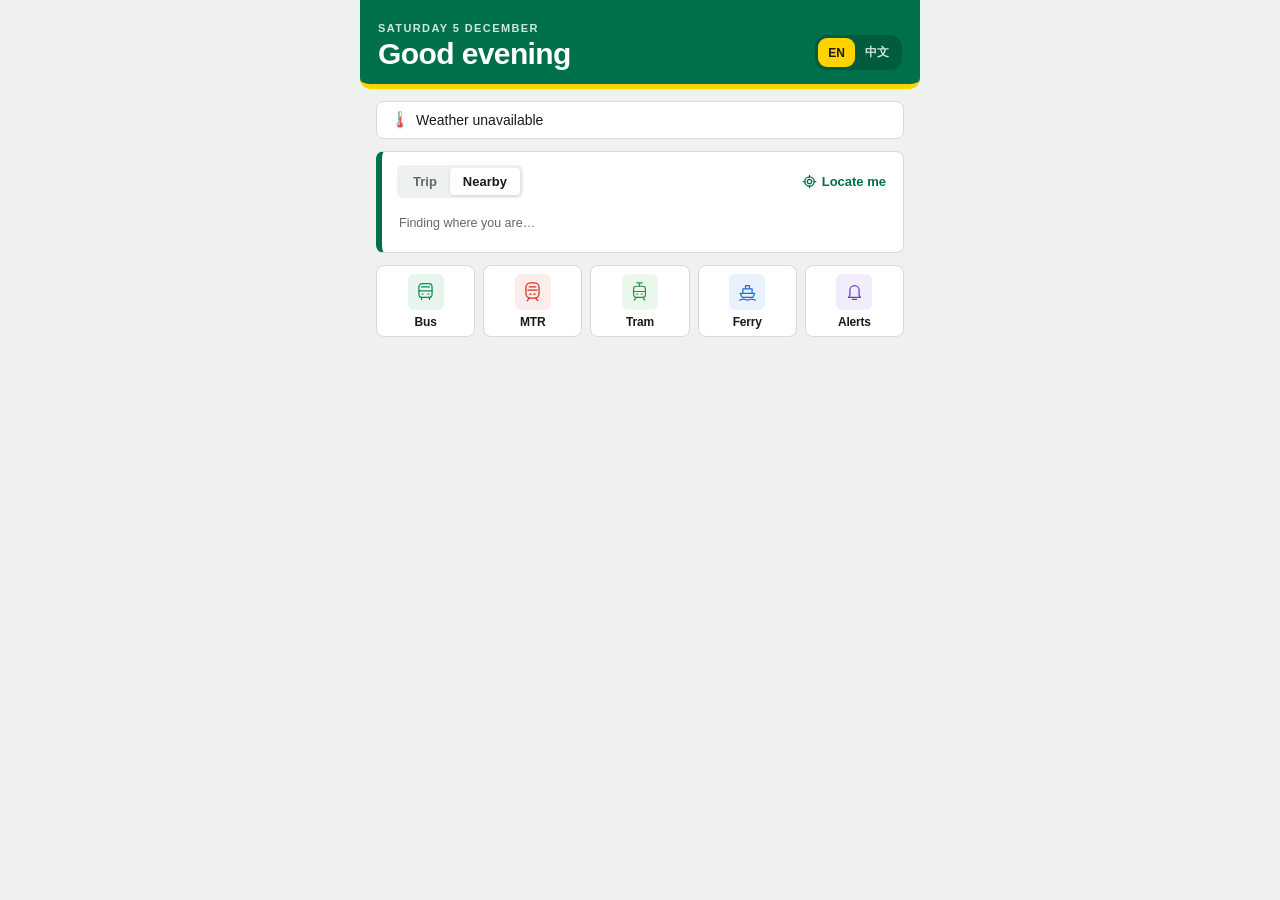
<file: index.html>
<!doctype html>
<html lang="en">
<head>
<meta charset="utf-8"><meta name="viewport" content="width=device-width, initial-scale=1, viewport-fit=cover">
<script src="shared/move.js?v=1.0.2"></script>
<meta name="theme-color" content="#f3f5f9" media="(prefers-color-scheme: light)"><meta name="theme-color" content="#0b1120" media="(prefers-color-scheme: dark)"><meta name="apple-mobile-web-app-capable" content="yes"><meta name="apple-mobile-web-app-title" content="HK Dashboard">
<link rel="apple-touch-icon" href="icons/apple-touch-icon.png"><link rel="icon" type="image/png" href="icons/icon-192.png">
<link rel="manifest" href="manifest.webmanifest?v=2.0.0">
<link rel="stylesheet" href="home.css?v=3.3.1">
<title>Smart Dashboard</title>
<script>
// GitHub Pages lets Safari keep this page for up to 10 minutes, so after a
// release it could show the old version. Fetch the page fresh on open and when
// returning to the app; if its ?v= cache-busters differ, reload the new one.
(()=>{const marks=doc=>[...doc.querySelectorAll('link[href*="?v="],script[src*="?v="]')].map(e=>e.getAttribute('href')||e.getAttribute('src')).join();
 async function check(){try{const r=await fetch(location.pathname,{cache:'no-store'});if(!r.ok)return;const fresh=new DOMParser().parseFromString(await r.text(),'text/html'),theirs=marks(fresh);
  if(!theirs||theirs===marks(document))return;const key='reloaded:'+location.pathname+theirs;if(sessionStorage.getItem(key))return;sessionStorage.setItem(key,'1');
  location.replace(location.pathname+'?v='+encodeURIComponent(theirs.match(/\?v=([\w.-]+)/)[1]));}catch{}}
 addEventListener('DOMContentLoaded',check);if('serviceWorker'in navigator)addEventListener('load',()=>navigator.serviceWorker.register('./sw.js').catch(()=>{}));document.addEventListener('visibilitychange',()=>{if(document.visibilityState==='visible')check();});})();
</script>
</head>
<body>
<main class="shell">
 <header class="top">
  <div><div class="eyebrow" id="today"></div><h1 id="title">Smart Dashboard</h1></div>
  <div class="lang" role="group" aria-label="Language"><button data-lang="en" type="button">EN</button><button data-lang="tc" type="button">中文</button></div>
 </header>
 <div id="weather" class="weather"></div>
 <section class="card trip">
  <div class="tabs-row"><div class="seg" role="tablist"><button type="button" role="tab" data-tab="trip" id="tabTrip">Trip</button><button type="button" role="tab" data-tab="near" id="nearbyTitle">Nearby</button></div><div id="tripPills"></div><button class="locate hidden" id="locateBtn" type="button"><svg viewBox="0 0 24 24" aria-hidden="true"><circle cx="12" cy="12" r="3.5"/><path d="M12 2v3m0 14v3M2 12h3m14 0h3"/><circle cx="12" cy="12" r="7.5"/></svg><span id="locateLabel">Locate me</span></button></div>
  <div id="trip"></div>
  <div id="nearby" class="near hidden"></div>
 </section>
 <div class="glance" id="glance"></div>
 <div id="traffic" class="traffic"></div>
 <nav class="tiles">
  <a class="tile bus" href="bus-eta/"><span class="icon"><svg viewBox="0 0 32 32"><rect x="6" y="4" width="20" height="21" rx="5"/><path d="M6 15h20M10 25v3m12-3v3M11 20h1m8 0h1M10 9h12"/></svg></span><span class="name" id="busName">Bus</span></a>
  <a class="tile mtr" href="mtr-eta/"><span class="icon"><svg viewBox="0 0 32 32"><rect x="6" y="3" width="20" height="23" rx="7"/><path d="M9 14h14M11 9h10M11 26l-3 4m13-4 3 4M12 20h2m4 0h2"/></svg></span><span class="name" id="mtrName">MTR</span></a>
  <a class="tile tram" href="tram-eta/"><span class="icon"><svg viewBox="0 0 32 32"><rect x="7" y="8" width="18" height="17" rx="4"/><path d="M7 16h18M12 3h8M16 3v5M11 25l-3 4m13-4 3 4M12 20h1m6 0h1"/></svg></span><span class="name" id="tramName">Tram</span></a>
  <a class="tile ferry" href="ferry-eta/"><span class="icon"><svg viewBox="0 0 32 32"><path d="M5 19l3 6h16l3-6zM9 19v-7h14v7M13 12V7h6v5M4 29c3 0 3-1.5 6-1.5s3 1.5 6 1.5 3-1.5 6-1.5 3 1.5 6 1.5"/></svg></span><span class="name" id="ferryName">Ferry</span></a>
  <a class="tile alerts" href="alerts/"><span class="icon"><svg viewBox="0 0 32 32"><path d="M9 22V14a7 7 0 0 1 14 0v8l2 3H7zM13 28h6"/></svg></span><span class="name" id="alertsName">Alerts</span></a>
 </nav>
 <p class="foot" id="foot">Add this page to your Home Screen to open every dashboard from one icon.</p>
</main>
<script src="shared/weather.js?v=1.2.6" defer></script>
<script src="shared/mtr-plan.js?v=1.0.0" defer></script>
<script src="shared/swipe-remove.js?v=1.0.0" defer></script>
<script src="home.js?v=3.3.1" defer></script>
</body>
</html>
</file>
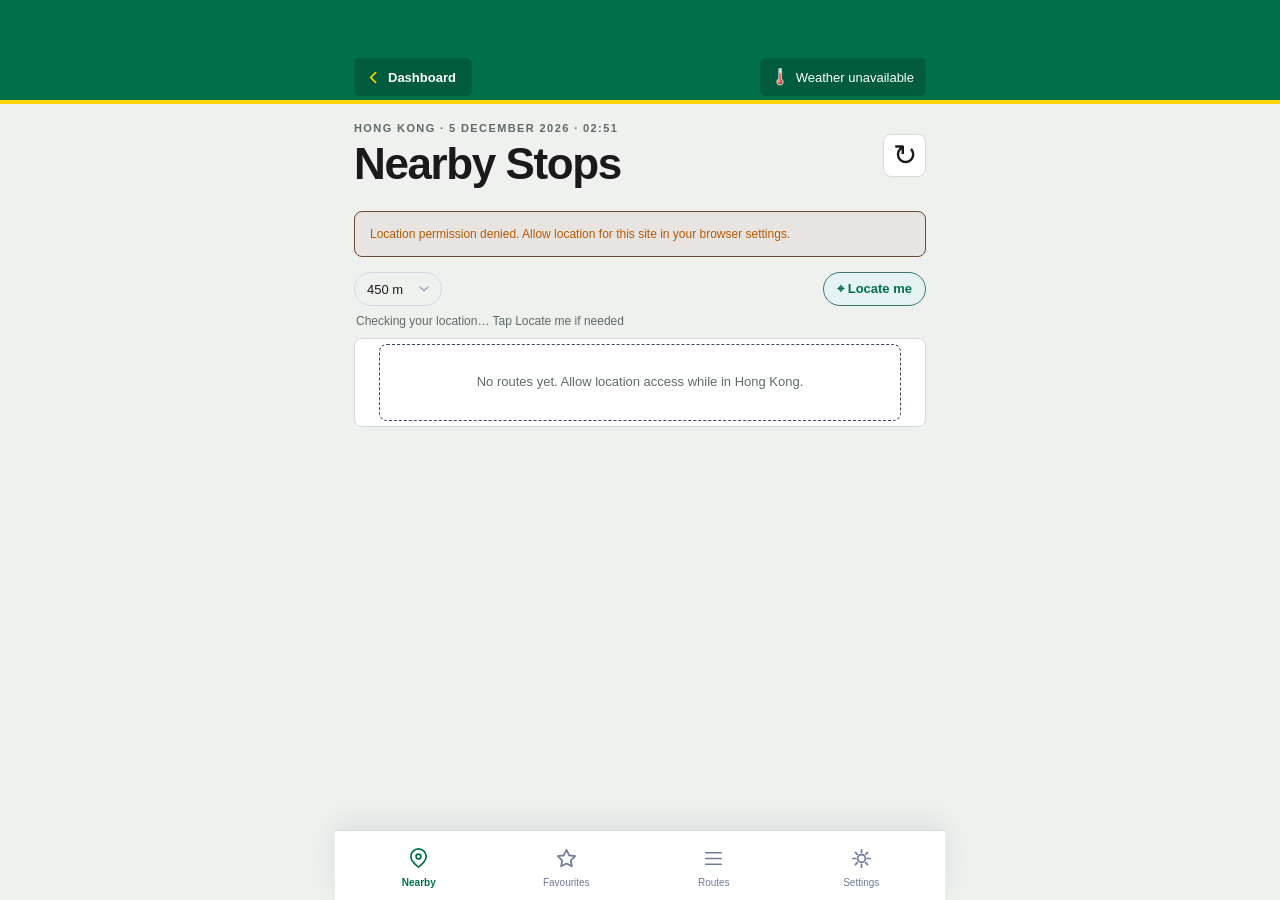
<file: bus-eta/index.html>
<!doctype html>
<html lang="en">
<head>
<meta charset="utf-8"><meta name="viewport" content="width=device-width, initial-scale=1, viewport-fit=cover" />
<script src="../shared/move.js?v=1.0.2"></script>
<meta name="theme-color" content="#f3f5f9" media="(prefers-color-scheme: light)"><meta name="theme-color" content="#0b1120" media="(prefers-color-scheme: dark)"><meta name="apple-mobile-web-app-capable" content="yes"><meta name="apple-mobile-web-app-title" content="HK Bus ETA"><link rel="apple-touch-icon" href="icons/apple-touch-icon.png"><link rel="icon" type="image/png" href="icons/icon-192.png">
<title>HK Bus ETA — Dashboard</title>
<link rel="manifest" href="manifest.webmanifest?v=3.7.10"><link rel="stylesheet" href="styles.css?v=3.9.0"><link rel="stylesheet" href="../shared/favourites.css?v=1.0.0"><link rel="stylesheet" href="../shared/signs.css?v=1.0.0">
<script>
// GitHub Pages lets Safari keep this page for up to 10 minutes, so after a
// release it could show the old version. Fetch the page fresh on open and when
// returning to the app; if its ?v= cache-busters differ, reload the new one.
(()=>{const marks=doc=>[...doc.querySelectorAll('link[href*="?v="],script[src*="?v="]')].map(e=>e.getAttribute('href')||e.getAttribute('src')).join();
 async function check(){try{const r=await fetch(location.pathname,{cache:'no-store'});if(!r.ok)return;const fresh=new DOMParser().parseFromString(await r.text(),'text/html'),theirs=marks(fresh);
  if(!theirs||theirs===marks(document))return;const key='reloaded:'+location.pathname+theirs;if(sessionStorage.getItem(key))return;sessionStorage.setItem(key,'1');
  location.replace(location.pathname+'?v='+encodeURIComponent(theirs.match(/\?v=([\w.-]+)/)[1])+location.hash);}catch{}}
 addEventListener('DOMContentLoaded',check);if('serviceWorker'in navigator)addEventListener('load',()=>navigator.serviceWorker.register('../sw.js').catch(()=>{}));document.addEventListener('visibilitychange',()=>{if(document.visibilityState==='visible')check();});})();
</script>
</head>
<body>
<div class="app-shell">
  <a class="home-link" href="../"><svg viewBox="0 0 24 24" aria-hidden="true"><path d="M15 5l-7 7 7 7"/></svg><span>Dashboard</span></a>
  <header class="topline"><div><div class="eyebrow" id="todayLabel">HONG KONG · TODAY</div><h1 id="pageTitle">Nearby Stops</h1><div class="sub-head" id="pageCaption">Services around your location</div></div><button class="round-button" id="refreshButton" aria-label="Refresh arrivals" title="Refresh">↻</button></header>
  <section id="notice" class="notice hidden" role="status"></section>
  <main id="mainContent"></main>
  <nav class="bottom-nav" aria-label="Dashboard navigation">
    <button data-view="nearby" class="nav-btn"><svg viewBox="0 0 24 24"><path d="M20 10c0 5-8 11-8 11S4 15 4 10a8 8 0 0 1 16 0Z"/><circle cx="12" cy="10" r="2.5"/></svg><span>Nearby</span></button>
    <button data-view="favourites" class="nav-btn"><svg viewBox="0 0 24 24"><path d="m12 3 2.8 5.65 6.25.91-4.52 4.4 1.07 6.22L12 17.24l-5.6 2.94 1.07-6.22-4.52-4.4 6.25-.91Z"/></svg><span>Favourites</span></button>
    <button data-view="browse" class="nav-btn"><svg viewBox="0 0 24 24"><path d="M4 6h16M4 12h16M4 18h16"/></svg><span>Routes</span></button>
    <button data-view="settings" class="nav-btn"><svg viewBox="0 0 24 24"><path d="M12 3v3m0 12v3M3 12h3m12 0h3M5.6 5.6l2.1 2.1m8.6 8.6 2.1 2.1M18.4 5.6l-2.1 2.1m-8.6 8.6-2.1 2.1"/><circle cx="12" cy="12" r="4"/></svg><span>Settings</span></button>
  </nav>
</div>
<div class="modal-scrim hidden" id="modalScrim" role="presentation"><div class="modal" role="dialog" aria-modal="true" aria-labelledby="modalTitle"><div class="modal-head"><h2 id="modalTitle">Route details</h2><button id="closeModal" class="round-button" aria-label="Close">×</button></div><div id="modalBody"></div></div></div>
<input type="file" accept="application/json,.json" id="catalogueFile" hidden /><input type="file" accept="application/json,.json" id="favouritesFile" hidden />
<script src="../shared/weather.js?v=1.2.6" defer></script>
<script src="../shared/swipe-remove.js?v=1.0.0" defer></script>
<script src="app.js?v=3.8.0" defer></script>
</body></html>
</file>
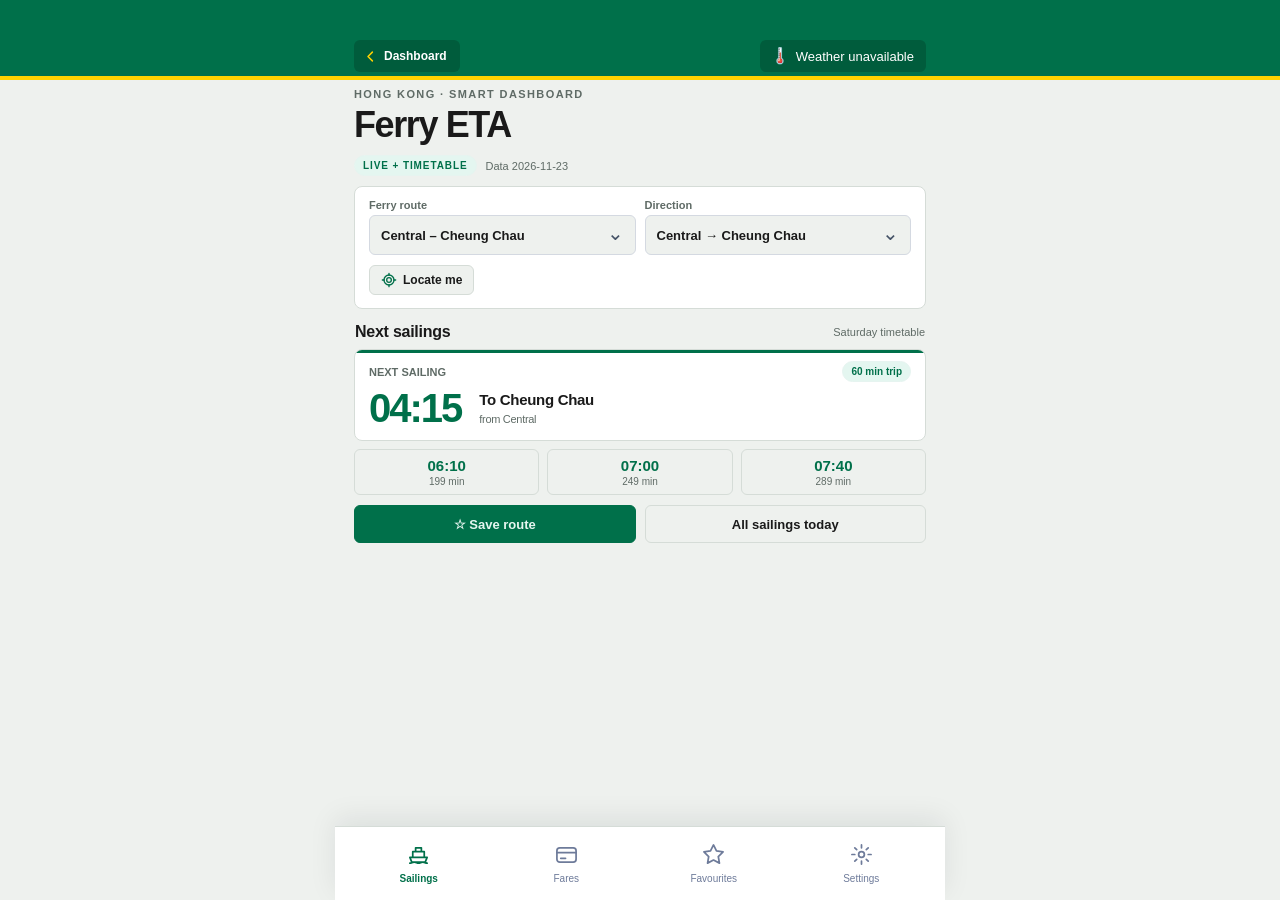
<file: ferry-eta/index.html>
<!doctype html>
<html lang="en">
<head>
<meta charset="utf-8">
<script src="../shared/move.js?v=1.0.2"></script>
<meta name="viewport" content="width=device-width, initial-scale=1, viewport-fit=cover">
<meta name="theme-color" content="#f3f5f9" media="(prefers-color-scheme: light)"><meta name="theme-color" content="#0b1120" media="(prefers-color-scheme: dark)">
<title>Ferry ETA · Hong Kong ferries</title>
<link rel="apple-touch-icon" href="../icons/apple-touch-icon.png"><link rel="icon" type="image/png" href="../icons/icon-192.png">
<link rel="stylesheet" href="../shared/transit.css?v=1.2.0"><link rel="stylesheet" href="../shared/favourites.css?v=1.0.0">
<link rel="stylesheet" href="../shared/signs.css?v=1.0.0">
<script>
// GitHub Pages lets Safari keep this page for up to 10 minutes, so after a
// release it could show the old version. Fetch the page fresh on open and when
// returning to the app; if its ?v= cache-busters differ, reload the new one.
(()=>{const marks=doc=>[...doc.querySelectorAll('link[href*="?v="],script[src*="?v="]')].map(e=>e.getAttribute('href')||e.getAttribute('src')).join();
 async function check(){try{const r=await fetch(location.pathname,{cache:'no-store'});if(!r.ok)return;const fresh=new DOMParser().parseFromString(await r.text(),'text/html'),theirs=marks(fresh);
  if(!theirs||theirs===marks(document))return;const key='reloaded:'+location.pathname+theirs;if(sessionStorage.getItem(key))return;sessionStorage.setItem(key,'1');
  location.replace(location.pathname+'?v='+encodeURIComponent(theirs.match(/\?v=([\w.-]+)/)[1]));}catch{}}
 addEventListener('DOMContentLoaded',check);if('serviceWorker'in navigator)addEventListener('load',()=>navigator.serviceWorker.register('../sw.js').catch(()=>{}));document.addEventListener('visibilitychange',()=>{if(document.visibilityState==='visible')check();});})();
</script>
</head>
<body>
<main class="app">
 <a class="home-link" href="../"><svg viewBox="0 0 24 24" aria-hidden="true"><path d="M15 5l-7 7 7 7"/></svg><span id="homeLabel">Dashboard</span></a>
 <div class="titleline"><div class="eyebrow" id="eyebrow">HONG KONG · SMART DASHBOARD</div><h1 id="heading">Ferry ETA</h1></div>
 <div class="status"><span class="badge" id="badge">TIMETABLE</span><span class="status-note" id="statusNote">Loading ferry data…</span></div>

 <section id="view-sailings">
  <div class="card">
   <div class="gridfields">
    <div><label class="field-label" for="serviceSelect" id="serviceLabel">Ferry route</label><div class="selectwrap"><select id="serviceSelect"></select></div></div>
    <div><label class="field-label" for="dirSelect" id="dirLabel">Direction</label><div class="selectwrap"><select id="dirSelect"></select></div></div>
   </div>
   <div class="locate-row"><button class="locate-btn" id="locateBtn" type="button"><svg viewBox="0 0 24 24" aria-hidden="true"><circle cx="12" cy="12" r="3.5"/><path d="M12 2v3m0 14v3M2 12h3m14 0h3"/><circle cx="12" cy="12" r="7.5"/></svg><span id="locateLabel">Locate me</span></button><span class="locate-note" id="locateNote"></span></div>
  </div>
  <div class="section">
   <div class="section-head"><h2 id="nextTitle">Next sailings</h2><span class="hint" id="dayHint"></span></div>
   <div class="eta-main" id="etaMain"><div class="eta-top"><span class="micro" id="etaLabel">NEXT SAILING</span><span class="chip" id="etaChip">—</span></div>
    <div class="eta-content"><div><span class="eta-number" id="etaNumber">—</span><span class="eta-unit" id="etaUnit"></span></div><div class="eta-dest" id="etaDest">—<small id="etaSub"></small></div></div></div>
   <div class="nextlist" id="nextList"></div>
   <div class="live hidden" id="live"></div>
   <div class="actionrow"><button class="actionbtn primary" id="favBtn" type="button">☆ Save route</button><button class="actionbtn" id="allBtn" type="button">All sailings today</button></div>
   <details class="more hidden" id="allTimes"><summary id="allTitle">All sailings today</summary><div class="times" id="timesList"></div></details>
  </div>
 </section>

 <section id="view-fares" class="hidden">
  <div class="section-head"><h2 id="faresTitle">Fares</h2><span class="hint" id="faresRoute"></span></div>
  <div class="listcard" id="fareList"></div>
  <p class="section-foot" id="fareNote"></p>
  <a class="actionbtn" id="tdLink" href="#" target="_blank" rel="noopener">Timetable and fares on the TD website ↗</a>
 </section>

 <section id="view-favourites" class="hidden">
  <div class="fv-head"><h2 id="favTitle">Favourite routes</h2><span id="favCount"></span></div>
  <div id="favList"></div>
  <p class="fv-help" id="favHelp">Save a route from Next sailings for quick access.</p>
 </section>

 <section id="view-settings" class="hidden">
  <div class="card">
   <h2 style="margin:4px 0 12px;font-size:17px" id="settingsTitle">Settings</h2>
   <div class="field-label" id="languageLabel">Interface language</div>
   <div class="pillrow"><button class="pill" data-lang="en" type="button">English</button><button class="pill" data-lang="tc" type="button">繁體中文</button></div>
   <div class="subcard"><h3 id="dataTitle">Official data</h3><p id="dataStatus"></p></div>
   <div class="subcard"><h3 id="aboutTitle">About this dashboard</h3><p id="aboutText"></p></div>
  </div>
 </section>
</main>
<nav class="bottom" aria-label="Main navigation">
 <button class="navitem active" data-view="sailings" type="button"><svg viewBox="0 0 24 24"><path d="M3 15l2 5h14l2-5zM6 15V9h12v6M9 9V5h6v4M3 21c2 0 2-1 4.5-1S10 21 12 21s2.5-1 4.5-1S19 21 21 21"/></svg><span data-nav="sailings">Sailings</span></button>
 <button class="navitem" data-view="fares" type="button"><svg viewBox="0 0 24 24"><rect x="2" y="5" width="20" height="15" rx="3"/><path d="M2 10h20M6 16h5"/></svg><span data-nav="fares">Fares</span></button>
 <button class="navitem" data-view="favourites" type="button"><svg viewBox="0 0 24 24"><path d="M12 2l3.1 6.2 6.9 1-5 4.9 1.2 6.9-6.2-3.2-6.2 3.2 1.2-6.9-5-4.9 6.9-1z"/></svg><span data-nav="favourites">Favourites</span></button>
 <button class="navitem" data-view="settings" type="button"><svg viewBox="0 0 24 24"><circle cx="12" cy="12" r="3"/><path d="M12 2v3m0 14v3M2 12h3m14 0h3M5 5l2 2m10 10 2 2m0-14-2 2M7 17l-2 2"/></svg><span data-nav="settings">Settings</span></button>
</nav>
<div id="toast" class="toast hidden" role="status"></div>
<script src="../shared/weather.js?v=1.2.6" defer></script>
<script src="../shared/swipe-remove.js?v=1.0.0" defer></script>
<script src="./app.js?v=1.1.0" defer></script>
</body></html>
</file>
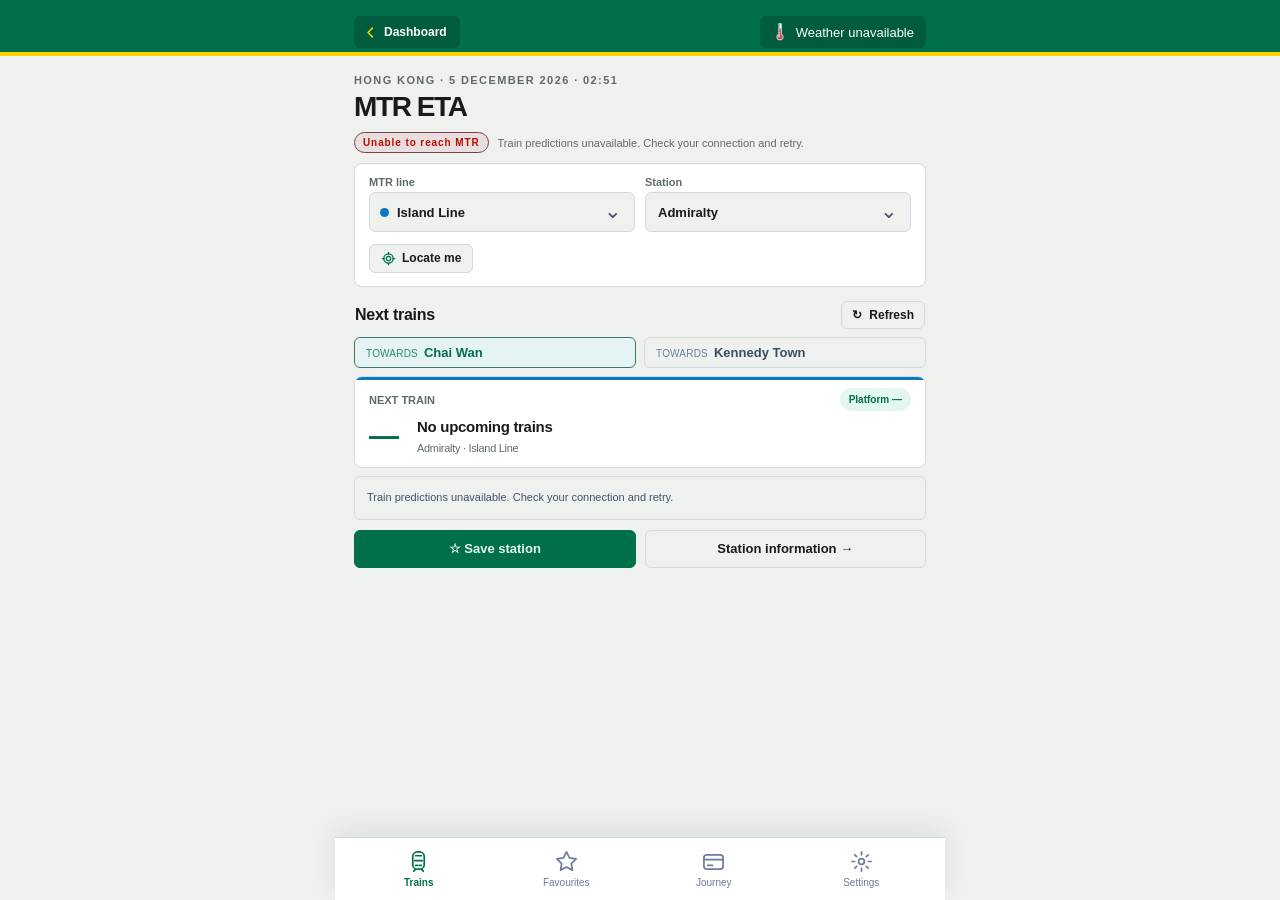
<file: mtr-eta/index.html>
<!doctype html>
<html lang="en">
<head>
<meta charset="utf-8">
<script src="../shared/move.js?v=1.0.2"></script>
<meta name="viewport" content="width=device-width, initial-scale=1, viewport-fit=cover">
<meta name="theme-color" content="#f3f5f9" media="(prefers-color-scheme: light)"><meta name="theme-color" content="#0b1120" media="(prefers-color-scheme: dark)">
<title>MTR ETA · Live Train Information</title>
<link rel="stylesheet" href="./styles.css?v=1.7.0"><link rel="stylesheet" href="../shared/favourites.css?v=1.0.0"><link rel="stylesheet" href="../shared/signs.css?v=1.0.0">
<script>
// GitHub Pages lets Safari keep this page for up to 10 minutes, so after a
// release it could show the old version. Fetch the page fresh on open and when
// returning to the app; if its ?v= cache-busters differ, reload the new one.
(()=>{const marks=doc=>[...doc.querySelectorAll('link[href*="?v="],script[src*="?v="]')].map(e=>e.getAttribute('href')||e.getAttribute('src')).join();
 async function check(){try{const r=await fetch(location.pathname,{cache:'no-store'});if(!r.ok)return;const fresh=new DOMParser().parseFromString(await r.text(),'text/html'),theirs=marks(fresh);
  if(!theirs||theirs===marks(document))return;const key='reloaded:'+location.pathname+theirs;if(sessionStorage.getItem(key))return;sessionStorage.setItem(key,'1');
  location.replace(location.pathname+'?v='+encodeURIComponent(theirs.match(/\?v=([\w.-]+)/)[1])+location.hash);}catch{}}
 addEventListener('DOMContentLoaded',check);if('serviceWorker'in navigator)addEventListener('load',()=>navigator.serviceWorker.register('../sw.js').catch(()=>{}));document.addEventListener('visibilitychange',()=>{if(document.visibilityState==='visible')check();});})();
</script>
</head>
<body>
<main class="app">
 <a class="home-link" href="../"><svg viewBox="0 0 24 24" aria-hidden="true"><path d="M15 5l-7 7 7 7"/></svg><span id="homeLabel">Dashboard</span></a>
 <div class="titleline"><div><div class="eyebrow" id="eyebrow">HONG KONG · SMART DASHBOARD</div><h1 id="heading">MTR <span>ETA</span></h1><p class="subtitle" id="subtitle">The next train, without the clutter.</p></div><div class="top-icon" aria-hidden="true"><svg viewBox="0 0 32 32" fill="none" stroke="currentColor" stroke-width="2"><rect x="6" y="3" width="20" height="23" rx="7"/><path d="M9 14h14M11 9h10M11 26l-3 4m13-4 3 4M12 20h2m4 0h2" stroke-linecap="round"/></svg></div></div>
 <div class="status"><div class="demo-badge" id="demoBadge">● LIVE TRAIN DATA</div><span class="status-note" id="demoNote">Official MTR API · Refreshing</span></div>
 <section id="view-eta">
  <div class="card searchcard">
   <div class="card-eyebrow" id="selectTitle">Find your station</div>
   <div class="gridfields"><div><label class="field-label" id="lineLabel" for="lineSelect">MTR line</label><div class="selectwrap"><select id="lineSelect"></select></div></div><div><label class="field-label" id="stationLabel" for="stationSelect">Station</label><div class="selectwrap"><select id="stationSelect"></select></div></div></div>
   <div class="locate-row"><button class="locate-btn" id="locateBtn" type="button"><svg viewBox="0 0 24 24" aria-hidden="true"><circle cx="12" cy="12" r="3.5"/><path d="M12 2v3m0 14v3M2 12h3m14 0h3"/><circle cx="12" cy="12" r="7.5"/></svg><span id="locateLabel">Locate me</span></button><span class="locate-note" id="locateNote"></span></div>
   <div class="route-info"><span class="line-marker"></span><span id="routeDesc">Island Line · Admiralty</span></div>
  </div>
  <div class="section"><div class="section-head"><h2 id="arrivalTitle">Next trains</h2><button class="refresh-btn" id="refreshTrains" type="button" aria-label="Refresh train times">↻ <span id="refreshLabel">Refresh</span></button></div><div class="directionbar"><button class="direction selected" id="dir0" data-dir="0"><small id="directionSmall0">TOWARDS</small><strong id="directionName0">Chai Wan</strong></button><button class="direction" id="dir1" data-dir="1"><small id="directionSmall1">TOWARDS</small><strong id="directionName1">Kennedy Town</strong></button></div>
   <div class="eta-main" id="etaMain"><div class="eta-main-top"><span class="micro" id="primaryLabel">NEXT DEPARTURE</span><span class="chip" id="platformChip">PLATFORM —</span></div><div class="eta-content"><div><div><span class="eta-number" id="etaNumber">2</span><span class="eta-unit" id="etaUnit">min</span></div><div class="eta-destination" id="etaDest">To Chai Wan<small id="etaSub">Admiralty · Island Line</small></div></div><svg class="train-graphic" viewBox="0 0 90 90" fill="none" stroke="currentColor" stroke-width="3"><rect x="20" y="7" width="50" height="65" rx="16"/><path d="M26 34h38M30 22h30M32 53h8m10 0h8M28 70l-10 13m44-13 10 13" stroke-linecap="round"/></svg></div></div>
   <div class="nextlist" id="nextList"></div><div class="section-foot" id="etaFoot">Predictions from the official MTR Next Train API. Updated about every 20 seconds.</div>
   <div class="actionrow"><button class="actionbtn primary" id="favouriteToggle">☆ Save station</button><button class="actionbtn" id="stationDetailsBtn">Station information →</button></div>
  </div>
 </section>
 <section id="view-favourites" class="hidden"><div class="fv-head"><h2 id="favTitle">Favourite stations</h2><span id="favCount">0 saved</span></div><div id="favouriteList"></div><p class="fv-help" id="favHelp">Save a station from Next trains for quick access.</p></section>
 <section id="view-fares" class="hidden"><div class="card"><h2 id="faresTitle" style="margin:0 0 8px">Plan your journey</h2><select id="fareService" class="hidden"><option value="heavy">MTR network</option><option value="airport">Airport Express</option></select><div class="journey-pick"><div class="pick-head"><label class="field-label" for="fareFromLine" id="fareFromLabel">From</label></div><div class="formrow"><div class="selectwrap"><select id="fareFromLine"></select></div><div class="selectwrap"><select id="fareFrom"></select></div></div><div class="pick-head"><label class="field-label" for="fareToLine" id="fareToLabel">To</label><button class="swap-btn" id="fareSwap" type="button" aria-label="Swap">⇅</button></div><div class="formrow"><div class="selectwrap"><select id="fareToLine"></select></div><div class="selectwrap"><select id="fareTo"></select></div></div></div><div id="journeyResult" class="journey"></div><div class="hidden"><span id="octopusValue"></span><span id="singleValue"></span></div><details class="station-info" id="stationInfo"><summary><span id="stationInfoTitle">Station information</span><span class="info-pills"><button class="pill" type="button" data-info="from" id="infoFromBtn"></button><button class="pill" type="button" data-info="to" id="infoToBtn"></button></span></summary><div class="info-body"><div class="info-lines" id="infoLine"></div><h3 id="accessTitle">Accessibility</h3><div id="accessDesc"></div><span id="infoStationName" class="hidden"></span></div></details><p class="section-foot" id="fareDisclaimer"></p><a href="https://data.gov.hk/en-data/dataset/mtr-data-routes-fares-barrier-free-facilities" style="display:block;text-align:center;margin-top:8px;color:var(--mint);font-size:12px" target="_blank" rel="noopener" id="fareSource">View official fare dataset ↗</a></div></section>
 
 <section id="view-settings" class="hidden"><div class="card"><h2 style="margin:0 0 15px" id="settingsTitle">Settings</h2><div class="card-eyebrow" id="languageLabel">Interface language</div><div class="pillrow"><button class="pill sel" data-lang="en">English</button><button class="pill" data-lang="tc">繁體中文</button></div><div class="card-eyebrow" style="margin-top:24px" id="startLabel">Start page</div><div class="pillrow"><button class="pill sel" data-start="eta" id="startETA">Next trains</button><button class="pill" data-start="favourites" id="startFav">Favourites</button></div><div class="subcard"><h3 id="dataTitle">Official data snapshot</h3><div id="dataStatus" class="data-status">Checking downloaded fare and accessibility information…</div></div><div class="subcard"><h3 id="settingsInfoTitle">About this dashboard</h3><p id="settingsInfoDesc">Live MTR data is retrieved from official API. Fare and accessibility records are a separate monthly snapshot; no invented prices.</p></div><div class="subcard"><h3 id="coverageTitle">Official API coverage</h3><p id="coverageDesc">Next Train API: 10 heavy-rail lines; up to four upcoming trains per direction where data is available. Fares and accessibility: separate CSV imports.</p></div></div></section>
</main>
<nav class="bottom" aria-label="Main navigation">
 <button class="navitem active" data-view="eta"><svg viewBox="0 0 24 24"><rect x="6" y="2" width="12" height="18" rx="5"/><path d="M8 11h8M9 6h6M9 16h2m2 0h2M9 20l-2 2m8-2 2 2"/></svg><span data-nav="eta">Next trains</span></button>
 <button class="navitem" data-view="favourites"><svg viewBox="0 0 24 24"><path d="M12 2l3.1 6.2 6.9 1-5 4.9 1.2 6.9-6.2-3.2-6.2 3.2 1.2-6.9-5-4.9 6.9-1z"/></svg><span data-nav="favourites">Favourites</span></button>
 <button class="navitem" data-view="fares"><svg viewBox="0 0 24 24"><rect x="2" y="5" width="20" height="15" rx="3"/><path d="M2 10h20M6 16h5"/></svg><span data-nav="fares">Fares</span></button>
 <button class="navitem" data-view="settings"><svg viewBox="0 0 24 24"><circle cx="12" cy="12" r="3"/><path d="M12 2v3m0 14v3M2 12h3m14 0h3M5 5l2 2m10 10 2 2m0-14-2 2M7 17l-2 2"/></svg><span data-nav="settings">Settings</span></button>
</nav>
<div id="toast" class="toast hidden" role="status"></div>
<script src="../shared/weather.js?v=1.2.6" defer></script>
<script src="../shared/swipe-remove.js?v=1.0.0" defer></script>
<script src="./app.js?v=1.6.0" defer></script>
</body></html>
</file>
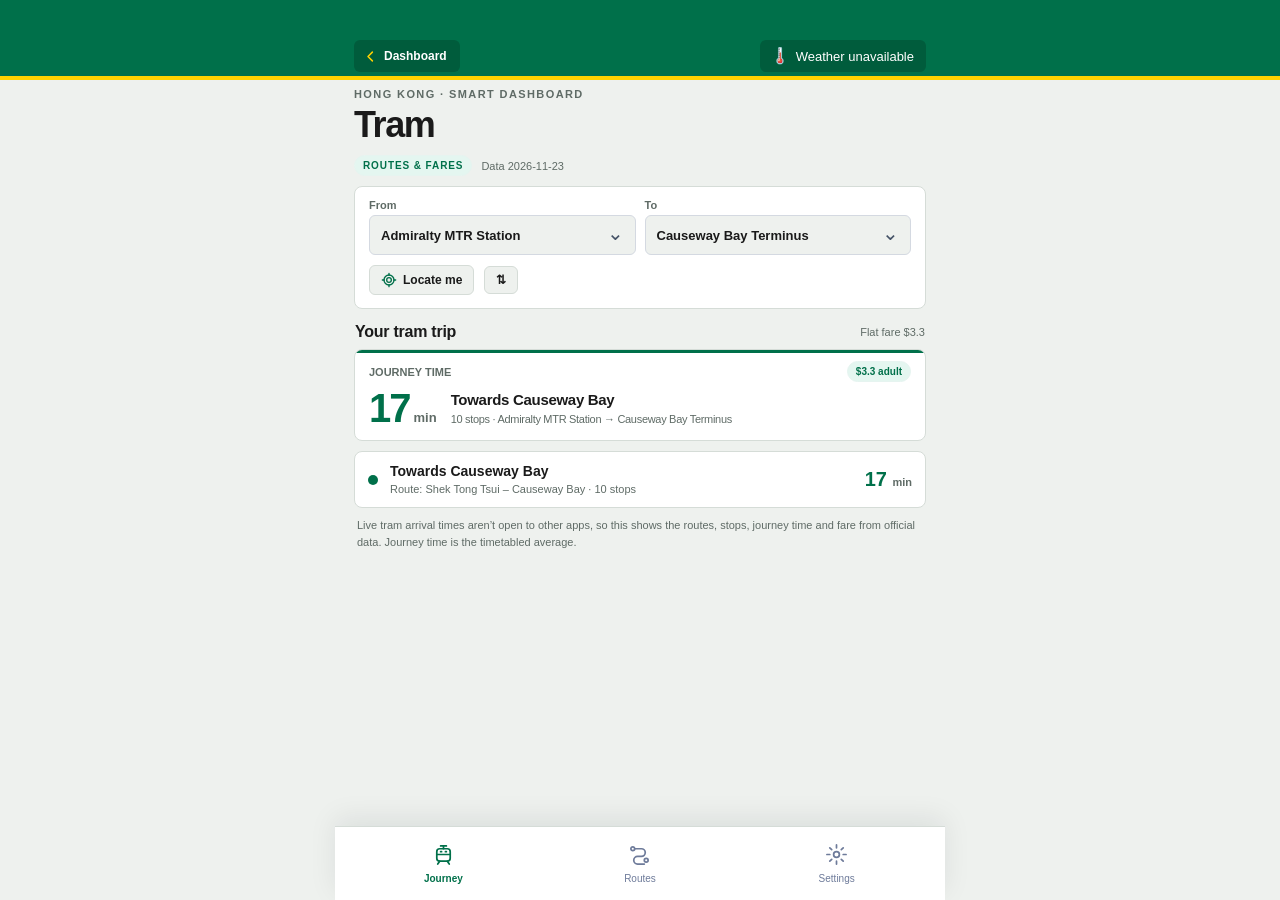
<file: tram-eta/index.html>
<!doctype html>
<html lang="en">
<head>
<meta charset="utf-8">
<script src="../shared/move.js?v=1.0.2"></script>
<meta name="viewport" content="width=device-width, initial-scale=1, viewport-fit=cover">
<meta name="theme-color" content="#f3f5f9" media="(prefers-color-scheme: light)"><meta name="theme-color" content="#0b1120" media="(prefers-color-scheme: dark)">
<title>Tram · Hong Kong Tramways</title>
<link rel="apple-touch-icon" href="../icons/apple-touch-icon.png"><link rel="icon" type="image/png" href="../icons/icon-192.png">
<link rel="stylesheet" href="../shared/transit.css?v=1.2.0"><link rel="stylesheet" href="../shared/signs.css?v=1.0.0">
<script>
// GitHub Pages lets Safari keep this page for up to 10 minutes, so after a
// release it could show the old version. Fetch the page fresh on open and when
// returning to the app; if its ?v= cache-busters differ, reload the new one.
(()=>{const marks=doc=>[...doc.querySelectorAll('link[href*="?v="],script[src*="?v="]')].map(e=>e.getAttribute('href')||e.getAttribute('src')).join();
 async function check(){try{const r=await fetch(location.pathname,{cache:'no-store'});if(!r.ok)return;const fresh=new DOMParser().parseFromString(await r.text(),'text/html'),theirs=marks(fresh);
  if(!theirs||theirs===marks(document))return;const key='reloaded:'+location.pathname+theirs;if(sessionStorage.getItem(key))return;sessionStorage.setItem(key,'1');
  location.replace(location.pathname+'?v='+encodeURIComponent(theirs.match(/\?v=([\w.-]+)/)[1]));}catch{}}
 addEventListener('DOMContentLoaded',check);if('serviceWorker'in navigator)addEventListener('load',()=>navigator.serviceWorker.register('../sw.js').catch(()=>{}));document.addEventListener('visibilitychange',()=>{if(document.visibilityState==='visible')check();});})();
</script>
</head>
<body>
<main class="app">
 <a class="home-link" href="../"><svg viewBox="0 0 24 24" aria-hidden="true"><path d="M15 5l-7 7 7 7"/></svg><span id="homeLabel">Dashboard</span></a>
 <div class="titleline"><div class="eyebrow" id="eyebrow">HONG KONG · SMART DASHBOARD</div><h1 id="heading">Tram</h1></div>
 <div class="status"><span class="badge" id="badge">ROUTES &amp; FARES</span><span class="status-note" id="statusNote">Loading tram data…</span></div>

 <section id="view-journey">
  <div class="card">
   <div class="gridfields">
    <div><label class="field-label" for="fromSelect" id="fromLabel">From</label><div class="selectwrap"><select id="fromSelect"></select></div></div>
    <div><label class="field-label" for="toSelect" id="toLabel">To</label><div class="selectwrap"><select id="toSelect"></select></div></div>
   </div>
   <div class="locate-row"><button class="locate-btn" id="locateBtn" type="button"><svg viewBox="0 0 24 24" aria-hidden="true"><circle cx="12" cy="12" r="3.5"/><path d="M12 2v3m0 14v3M2 12h3m14 0h3"/><circle cx="12" cy="12" r="7.5"/></svg><span id="locateLabel">Locate me</span></button><button class="swap-btn" id="swapBtn" type="button" aria-label="Swap">⇅</button><span class="locate-note" id="locateNote"></span></div>
  </div>
  <div class="section">
   <div class="section-head"><h2 id="journeyTitle">Your tram trip</h2><span class="hint" id="journeyHint"></span></div>
   <div class="eta-main" id="etaMain"><div class="eta-top"><span class="micro" id="etaLabel">JOURNEY TIME</span><span class="chip" id="etaChip">—</span></div>
    <div class="eta-content"><div><span class="eta-number" id="etaNumber">—</span><span class="eta-unit" id="etaUnit"></span></div><div class="eta-dest" id="etaDest">—<small id="etaSub"></small></div></div></div>
   <div class="live hidden" id="live"></div>
   <div class="result" id="tripList"></div>
   <p class="section-foot" id="liveNote"></p>
  </div>
 </section>

 <section id="view-routes" class="hidden">
  <div class="section-head"><h2 id="routesTitle">Tram routes</h2><span class="hint" id="routesHint"></span></div>
  <div id="routeList"></div>
  <a class="actionbtn" id="officialLink" href="https://www.hktramways.com/en/schedules-fares" target="_blank" rel="noopener" style="margin-top:10px">Schedules and fares on HK Tramways ↗</a>
 </section>

 <section id="view-settings" class="hidden">
  <div class="card">
   <h2 style="margin:4px 0 12px;font-size:17px" id="settingsTitle">Settings</h2>
   <div class="field-label" id="languageLabel">Interface language</div>
   <div class="pillrow"><button class="pill" data-lang="en" type="button">English</button><button class="pill" data-lang="tc" type="button">繁體中文</button></div>
   <div class="subcard"><h3 id="dataTitle">Official data</h3><p id="dataStatus"></p></div>
   <div class="subcard"><h3 id="aboutTitle">About this dashboard</h3><p id="aboutText"></p></div>
  </div>
 </section>
</main>
<nav class="bottom" style="grid-template-columns:repeat(3,1fr)" aria-label="Main navigation">
 <button class="navitem active" data-view="journey" type="button"><svg viewBox="0 0 24 24"><rect x="5" y="6" width="14" height="13" rx="3"/><path d="M5 12h14M9 3h6M12 3v3M8 19l-2 3m10-3 2 3M9 9h1m4 0h1"/></svg><span data-nav="journey">Journey</span></button>
 <button class="navitem" data-view="routes" type="button"><svg viewBox="0 0 24 24"><circle cx="5" cy="6" r="2"/><circle cx="19" cy="18" r="2"/><path d="M7 6h7a4 4 0 0 1 0 8H10a4 4 0 0 0 0 8h7"/></svg><span data-nav="routes">Routes</span></button>
 <button class="navitem" data-view="settings" type="button"><svg viewBox="0 0 24 24"><circle cx="12" cy="12" r="3"/><path d="M12 2v3m0 14v3M2 12h3m14 0h3M5 5l2 2m10 10 2 2m0-14-2 2M7 17l-2 2"/></svg><span data-nav="settings">Settings</span></button>
</nav>
<script src="../shared/weather.js?v=1.2.6" defer></script>
<script src="./app.js?v=1.1.1" defer></script>
</body></html>
</file>
<file: home.css>
/* Hong Kong street signs: road-sign green, signal yellow, square corners. Dark when the phone is in dark mode. */
:root{color-scheme:light dark;--bg:#eef1ee;--panel:#fff;--panel2:#eef1ee;--line:#d5dcd7;--sep:#e6ebe7;--fg:#1a1a1a;--muted:#5f6b66;--mint:#00704a;--ink:#00704a;--ink-fg:#fff;
 --sign:#00704a;--sign-fg:#fff;--sign-sub:#cfe8dc;--sign-deep:#005c3c;--signal:#ffd200;--signal-fg:#1a1a1a;
 --shadow:none;--warn-bg:#ffd200;--warn-line:#ffd200;--warn-fg:#1a1a1a;
 --wx-page:#eef1ee;--wx-bg:#fff;--wx-line:#d5dcd7;--wx-fg:#1a1a1a;--wx-muted:#5f6b66;--wx-accent:#00704a;--wx-sub:#eef1ee;--wx-shadow:0 18px 50px rgba(0,40,25,.2);--wx-pill-shadow:none;--wx-warn-bg:#fff3b0;--wx-warn-line:#ffd200;--wx-warn-fg:#5c4500}
@media(prefers-color-scheme:dark){:root{--bg:#0d1411;--panel:#16201b;--panel2:#1f2b25;--line:#2c3a33;--sep:#24312b;--fg:#eef3f0;--muted:#97a69f;--mint:#5fd39d;--ink:#00875a;--ink-fg:#fff;
 --sign:#00573a;--sign-fg:#fff;--sign-sub:#a9d4c0;--sign-deep:#00432c;--signal:#f2c500;--signal-fg:#1a1a1a;
 --shadow:none;--warn-bg:#f2c500;--warn-line:#f2c500;--warn-fg:#1a1a1a;
 --wx-page:#0d1411;--wx-bg:#16201b;--wx-line:#2c3a33;--wx-fg:#eef3f0;--wx-muted:#97a69f;--wx-accent:#5fd39d;--wx-sub:#111a16;--wx-shadow:0 18px 50px rgba(0,0,0,.55);--wx-pill-shadow:none;--wx-warn-bg:#3a2c12;--wx-warn-line:#8a6a24;--wx-warn-fg:#ffd98c}}
*{box-sizing:border-box}
html{background:var(--bg)}
body{margin:0;min-height:100dvh;background:var(--bg);color:var(--fg);font-family:-apple-system,BlinkMacSystemFont,"SF Pro Display","PingFang TC",Segoe UI,sans-serif;-webkit-font-smoothing:antialiased}
button,select{font:inherit;color:inherit;cursor:pointer}
.hidden{display:none!important}
.shell{width:min(100%,560px);margin:auto;padding:max(18px,env(safe-area-inset-top)) 16px calc(24px + env(safe-area-inset-bottom))}
.top{display:flex;align-items:flex-end;justify-content:space-between;gap:12px;margin:4px 2px 12px}
.eyebrow{color:var(--muted);font-size:12.5px;font-weight:600;margin-bottom:3px}
h1{font-size:28px;letter-spacing:-1px;margin:0;line-height:1.1;font-weight:800}
.lang{display:flex;background:var(--panel);border-radius:12px;padding:3px;box-shadow:var(--shadow);border:1px solid var(--line);flex-shrink:0}
.lang button{border:0;background:none;color:var(--muted);font-size:12px;font-weight:700;padding:6px 10px;border-radius:9px}
.lang button.on{background:var(--ink);color:var(--ink-fg)}
.card{background:var(--panel);border:1px solid var(--line);border-radius:24px;box-shadow:var(--shadow);padding:16px;margin-bottom:12px}

/* Your trip */
.trip-hd{display:flex;justify-content:space-between;align-items:center;gap:8px}
.lbl{font-size:12px;font-weight:700;color:var(--muted);letter-spacing:.6px;text-transform:uppercase}
.pills{display:flex;gap:6px}
.pills button{border:0;font-size:12px;font-weight:700;padding:6px 11px;border-radius:10px;background:var(--panel2);color:var(--muted)}
.pills button.on{background:var(--ink);color:var(--ink-fg)}
.total{display:flex;align-items:baseline;gap:8px;margin:10px 0 2px}
.total .n{font-size:50px;font-weight:800;letter-spacing:-2px;line-height:1}
.total span{color:var(--muted);font-size:14px}
.arr{color:var(--mint);font-weight:700;font-size:14px;min-height:18px}
.bar{display:flex;height:7px;gap:3px;margin:14px 0 7px}.bar i{border-radius:4px;min-width:6px}
.steps{display:flex;flex-wrap:wrap;gap:4px 12px;font-size:12px;color:var(--muted)}
.steps span{display:inline-flex;align-items:center;gap:5px}.steps i{width:8px;height:8px;border-radius:50%;display:inline-block}
.actions{margin-top:13px;display:flex;gap:8px}
.actions a,.actions button{flex:1;text-align:center;padding:11px;border-radius:14px;font-weight:750;font-size:14px;text-decoration:none;border:0;background:var(--panel2);color:var(--fg)}
.actions .primary{background:var(--ink);color:var(--ink-fg)}
.trip-empty p{margin:8px 0 0;color:var(--muted);font-size:13.5px;line-height:1.45}

/* Top card tabs: Your trip / Nearby */
.tabs-row{display:flex;align-items:center;justify-content:space-between;gap:8px;margin-bottom:10px}
.seg{display:flex;background:var(--panel2);border-radius:12px;padding:3px}
.seg button{border:0;background:none;color:var(--muted);font-size:13px;font-weight:750;padding:6px 13px;border-radius:9px}
.seg button.on{background:var(--panel);color:var(--fg);box-shadow:0 1px 3px #1018281f}
@media(prefers-color-scheme:dark){.seg button.on{background:#2f3f37}}
.trip-pills{gap:4px}.trip-pills button{padding:6px 9px;white-space:nowrap}
.seg button{white-space:nowrap}
.near .row:last-child{border-bottom:0}.near .row{padding:8px 0}.near .empty{padding:6px 2px}

/* Compact trip card */
.trip{padding:13px 15px}
.trip-main{display:flex;align-items:center;gap:12px;margin-top:8px}
.trip-main .n{font-size:40px;font-weight:800;letter-spacing:-1.5px;line-height:1}
.trip-main .n small{font-size:14px;letter-spacing:0;margin-left:3px;color:var(--muted);font-weight:700}
.trip-main b{display:block;font-size:15px;font-weight:750}
.trip-main .arr{font-size:13px;min-height:16px;margin-top:2px}
.trip .bar{margin:10px 0 6px}
.trip-foot{display:flex;align-items:center;justify-content:space-between;gap:10px}
.trip-foot .steps{flex:1;min-width:0;flex-wrap:nowrap;overflow:hidden;white-space:nowrap}
.links{display:flex;gap:12px;flex-shrink:0}
.links a{color:var(--mint);font-size:13px;font-weight:750;text-decoration:none}

/* Glance cards */
.glance{display:grid;grid-auto-flow:column;grid-auto-columns:calc(50% - 6px);gap:12px;margin:0 -16px 12px;padding:2px 16px;overflow-x:auto;scroll-snap-type:x mandatory;scroll-padding:0 16px;scrollbar-width:none;-webkit-overflow-scrolling:touch}
.glance::-webkit-scrollbar{display:none}
.glance .gl{scroll-snap-align:start}
.gl-wrap{position:relative;min-width:0;scroll-snap-align:start}.gl-wrap>.gl{height:100%;box-sizing:border-box}
.gl-x{position:absolute;top:9px;right:6px;width:30px;height:30px;border:0;border-radius:50%;background:none;color:var(--muted);font-size:13px;line-height:30px;padding:0;opacity:.8}.gl-x:active{background:rgba(127,127,127,.2)}
.glance.many{grid-auto-columns:calc(50% - 22px)}
.glance:empty{display:none}
.gl{margin:0;padding:12px 13px;display:block;color:var(--fg);text-decoration:none;min-width:0}
.gl:active,.tile:active{transform:scale(.97)}
.badge{display:inline-grid;place-items:center;min-width:40px;height:26px;border-radius:9px;font-weight:850;font-size:14px;color:#fff;padding:0 8px;flex-shrink:0;letter-spacing:-.2px}
.gl .big{font-size:30px;font-weight:800;color:var(--mint);letter-spacing:-1px;line-height:1;margin-top:9px;min-height:30px;white-space:nowrap}
.gl .big small{font-size:14px;margin-left:2px;letter-spacing:0}
.gl .big.none{font-size:15px;color:var(--muted);font-weight:650;letter-spacing:0;display:flex;align-items:flex-end}
.gl .sub{font-size:12.5px;color:var(--muted);margin-top:5px;line-height:1.3;white-space:nowrap;overflow:hidden;text-overflow:ellipsis}
.gl .sub b{color:var(--fg)}
.gl .then{font-size:12px;color:var(--muted);margin-top:3px;font-weight:600;min-height:15px}

/* Weather and traffic */
.weather{margin:0 0 10px;min-height:40px}
.traffic:empty{display:none}
.traffic{margin:0 0 12px}
.traffic-card{display:flex;align-items:center;gap:9px;width:100%;text-align:left;background:var(--warn-bg);border:1px solid var(--warn-line);border-radius:14px;padding:7px 12px;color:var(--warn-fg)}
.traffic-card:active{transform:scale(.98)}
.traffic-card.quiet{background:none;border:0;padding:0 4px;color:var(--muted);font-size:12px;gap:6px}
.tr-ic{font-size:16px;line-height:1;flex-shrink:0}
.traffic-card.quiet .tr-ic{font-size:13px}
.tr-sum{flex:1;min-width:0}
.tr-sum{display:flex;align-items:baseline;gap:8px}
.tr-sum b{font-size:13.5px;font-weight:750;white-space:nowrap}
.tr-sum small{min-width:0;font-size:12px;margin-top:2px;white-space:nowrap;overflow:hidden;text-overflow:ellipsis;opacity:.85}
.tr-chev{font-size:18px;font-weight:700}
.tr-n{display:inline-block;min-width:18px;padding:1px 6px;margin-left:4px;border-radius:99px;background:var(--warn-fg);color:var(--warn-bg);font-size:11px;font-weight:800;text-align:center;vertical-align:1px}

/* App tiles */
.tiles{display:grid;grid-template-columns:repeat(5,1fr);gap:8px;margin:0 0 12px}
.tile{display:flex;flex-direction:column;align-items:center;gap:5px;padding:8px 2px 7px;border:1px solid var(--line);background:var(--panel);border-radius:18px;color:var(--fg);text-decoration:none;box-shadow:var(--shadow);transition:transform .12s}
.icon{width:36px;height:36px;border-radius:11px;display:grid;place-items:center}
.icon svg{width:21px;height:21px;fill:none;stroke:currentColor;stroke-width:1.9;stroke-linecap:round;stroke-linejoin:round}
.name{font-size:12px;font-weight:700;letter-spacing:-.2px;white-space:nowrap}
.bus .icon,.row .ic.bus,.tr-group .ic.bus{background:#e6f6ee;color:#0f8a52}
.mtr .icon,.row .ic.mtr,.tr-group .ic.mtr{background:#fdecec;color:#d92d20}
.tram .icon,.row .ic.tram,.tr-group .ic.tram{background:#e9f7ec;color:#2e9145}
.ferry .icon,.row .ic.ferry,.tr-group .ic.ferry{background:#e8f1fd;color:#1e6fd9}
.alerts .icon{background:#f1edfd;color:#6941c6}
@media(prefers-color-scheme:dark){
 .bus .icon,.row .ic.bus,.tr-group .ic.bus{background:#183d34;color:#6cdea4}
 .mtr .icon,.row .ic.mtr,.tr-group .ic.mtr{background:#3a1f26;color:#ff8f8f}
 .tram .icon,.row .ic.tram,.tr-group .ic.tram{background:#1d3a24;color:#8fe39c}
 .ferry .icon,.row .ic.ferry,.tr-group .ic.ferry{background:#172f45;color:#8cc8ff}
 .alerts .icon{background:#2b2540;color:#c4b5fd}}

/* Lists */
.block{margin-top:4px;margin-bottom:14px}
.block-head{display:flex;align-items:center;gap:12px;margin:0 2px 6px}
.block-head h2{margin-right:auto!important}
.block-head h2{font-size:17px;font-weight:780;letter-spacing:-.3px;margin:0}
.hint{color:var(--muted);font-size:11.5px}
.locate{display:inline-flex;align-items:center;gap:5px;border:0;background:none;color:var(--mint);padding:4px 2px;font-size:13px;font-weight:700}
.locate svg{width:15px;height:15px;fill:none;stroke:currentColor;stroke-width:2;stroke-linecap:round}
.list{background:var(--panel);border:1px solid var(--line);border-radius:22px;padding:2px 14px;box-shadow:var(--shadow)}
.row{display:flex;align-items:center;gap:12px;padding:9px 0;border-bottom:1px solid var(--sep);color:var(--fg);text-decoration:none;width:100%;background:none;border-left:0;border-right:0;border-top:0;text-align:left}
.row:last-child{border-bottom:0}
.row .ic{width:36px;height:36px;border-radius:11px;display:grid;place-items:center;flex-shrink:0}
.row .ic svg{width:20px;height:20px;fill:none;stroke:currentColor;stroke-width:2;stroke-linecap:round;stroke-linejoin:round}
.row .txt{flex:1;min-width:0}
.row strong{display:block;font-size:14px;font-weight:720;white-space:nowrap;overflow:hidden;text-overflow:ellipsis}
.row small{display:block;color:var(--muted);font-size:12px;margin-top:2px;white-space:nowrap;overflow:hidden;text-overflow:ellipsis}
.row .when{text-align:right;flex-shrink:0;font-size:19px;font-weight:800;color:var(--mint);white-space:nowrap}
.row .when small{color:var(--muted);font-size:10.5px;font-weight:600;margin-top:1px}
.row.muted .when{color:var(--muted);font-size:13px;font-weight:650}
.empty{color:var(--muted);font-size:12.5px;line-height:1.5;padding:12px 2px}
.foot{display:none}

.near-all{padding-bottom:8px}
@media(min-width:650px){.shell{padding-top:48px}h1{font-size:36px}}
@media(max-width:350px){.tiles{gap:5px}.icon{width:36px;height:36px}.name{font-size:11px}.total .n{font-size:42px}}

/* Popups: traffic news and trip setup */
.tr-shade{position:fixed;inset:0;z-index:49;background:rgba(2,8,16,.4)}
.tr-panel{position:fixed;z-index:50;left:50%;transform:translateX(-50%);top:calc(env(safe-area-inset-top) + 64px);width:min(92vw,420px);max-height:calc(100dvh - env(safe-area-inset-top) - 96px);display:flex;flex-direction:column;background:var(--panel);border:1px solid var(--line);border-radius:22px;color:var(--fg);box-shadow:var(--wx-shadow)}
.tr-top{display:flex;align-items:center;justify-content:space-between;padding:13px 15px 8px;font-size:15px}
.tr-close{border:0;background:var(--panel2);border-radius:10px;width:30px;height:30px;color:var(--muted);font-size:14px}
.tr-body{overflow-y:auto;padding:0 15px;-webkit-overflow-scrolling:touch}
.tr-group h3{display:flex;align-items:center;gap:8px;margin:8px 0 2px;font-size:13px;font-weight:750}
.tr-group h3 .ic{width:24px;height:24px;border-radius:8px;display:grid;place-items:center}
.tr-group h3 .ic svg{width:15px;height:15px;fill:none;stroke:currentColor;stroke-width:2.2;stroke-linecap:round;stroke-linejoin:round}
.tr-group h3 .ic.road{background:var(--panel2);color:var(--muted)}
.tr-count{margin-left:auto;color:var(--muted);font-size:11px;font-weight:700}
.tr-item{border-top:1px solid var(--sep);padding:9px 0}
.tr-group h3+.tr-item{border-top:0}
.tr-head{display:flex;justify-content:space-between;gap:10px;font-size:12.5px}
.tr-head time{color:var(--muted);font-size:11px;flex-shrink:0}
.tr-where{color:var(--warn-fg);font-size:11.5px;margin-top:2px}
.tr-item p{margin:5px 0 0;color:var(--muted);font-size:12px;line-height:1.5;white-space:pre-line}
.tr-src{border-top:1px solid var(--sep);color:var(--muted);font-size:10.5px;padding:8px 15px 11px}
.setup .tr-body{padding-bottom:4px}
.setup p{margin:0 0 10px;color:var(--muted);font-size:13px;line-height:1.45}
.pick{margin-bottom:12px}.pick b{display:block;font-size:13px;margin-bottom:6px}
.pick div{display:flex;gap:8px}
.pick select{flex:1;min-width:0;appearance:none;-webkit-appearance:none;background:var(--panel2);border:1px solid var(--line);border-radius:12px;padding:10px 11px;font-size:14px;font-weight:600}
.setup .actions{padding:4px 15px 15px;margin:0}

/* Street signs: a green road-sign band across the top with a yellow rule,
   squarer corners, flat cards with a thin outline, and colour stripes taken
   from the line or route (set as --stripe by home.js). */
body{font-family:"Helvetica Neue",-apple-system,BlinkMacSystemFont,Arial,"PingFang TC",sans-serif}
.shell{padding-top:0}
.top{background:var(--sign);color:var(--sign-fg);margin:0 -16px 12px;padding:max(22px,calc(env(safe-area-inset-top) + 14px)) 18px 14px;border-bottom:5px solid var(--signal)}
.top .eyebrow{color:var(--sign-sub);text-transform:uppercase;letter-spacing:1.4px;font-size:11px;font-weight:700}
.top h1{font-size:30px;letter-spacing:-.6px}
.top .lang{background:var(--sign-deep);border:0;box-shadow:none}
.top .lang button{color:var(--sign-sub)}
.top .lang button.on{background:var(--signal);color:var(--signal-fg)}
.card{border-radius:8px}
.tile{border-radius:8px}
.list{border-radius:8px}
.icon,.row .ic{border-radius:6px}
.badge{border-radius:4px}
.seg{border-radius:6px}.seg button{border-radius:4px}
.pills button,.actions a,.actions button,.pick select,.tr-close{border-radius:6px}
.tr-panel{border-radius:10px}
.trip{border-left:6px solid var(--stripe,var(--sign))}
.gl{border-top:5px solid var(--stripe,var(--sign))}
.total .n{letter-spacing:-2.5px;color:var(--fg)}
body .wx-pill,body #weather .wx-pill{border-radius:8px}body .wx-panel{border-radius:10px}
.gl .big{color:var(--fg)}
.traffic-card{border-radius:6px;font-weight:600}
.traffic-card.quiet{font-weight:400}
.tr-where{color:var(--muted)}
@media(min-width:650px){.top{margin-top:0;border-radius:0 0 10px 10px}}
/* Short phones (iPhone SE size): a slimmer band so the menu still fits one screen. */
@media(max-height:700px){.top{padding-top:max(12px,calc(env(safe-area-inset-top) + 8px));padding-bottom:9px;margin-bottom:10px}.top h1{font-size:24px}.top .eyebrow{font-size:10px}
 .total{margin-top:6px}.total .n{font-size:40px}.actions{margin-top:10px}.actions a,.actions button{padding:9px}.gl{padding:9px 12px}.gl .big{font-size:26px;margin-top:6px}.weather,.traffic{margin-bottom:8px}.card{margin-bottom:10px}}

/* Home Screen app: the green band reaches up behind the status bar. */
@media (display-mode: standalone){.shell{padding-top:0!important}.top{padding-top:calc(env(safe-area-inset-top) + 14px)}}
</file>
<file: bus-eta/styles.css>
/* Light & clean theme, dark when the phone is in dark mode. Light values first; the dark block restores the original colours. */
:root{--b-0b1120:#eef1ee;--b-131d30:#ffffff;--b-0f1728:#eef1ee;--b-293650:#d5dcd7;--b-f0f4fc:#1a1a1a;--b-93a0b9:#5f6b66;--b-6cdea4:#00704a;--b-183d34:#e5f5f1;--b-f28b80:#a71f11;--b-ffd98c:#b87b00;--b-2f6758:#e6f4f0;--b-113126:#e4f6f0;--b-2b2532:#e5e2e9;--b-645269:#ccc1cf;--b-ddbae6:#753187;--b-2a3a57:#d4d9e1;--b-102a23:#e5f5f1;--b-263750:#d8dde4;--b-dfeeff:#0056b8;--b-26324a:#d9dde5;--b-213755:#d8dde4;--b-def0ff:#0064b8;--b-392b31:#e6dee2;--b-ffd9c5:#b83f00;--b-192e32:#e4ebec;--b-33415e:#d5dcd7;--b-1a2940:#eef1ee;--b-0e2820:#e5f6f0;--b-332c27:#e8e4e1;--b-ffdab7:#b85900;--b-152d30:#e6f3f4;--b-0d1525:#ffffff;--b-233049:#d5dcd7;--b-909ab2:#6e7b9a;--b-315647:#d3e0db;--b-152b29:#e8efee;--b-1c3048:#dde2e7;--b-bfd8f5:#19579f;--b-27384b:#d9dee4;--b-c8d7ec:#2f5488;--b-0d1929:#ebedf1;--b-17352d:#e6f4f0;--b-315846:#d2e0d9;--b-183b32:#e6f5f1;--b-a7b7d0:#405678;--b-192b40:#e0e5ea;--b-afb9cd:#3c4860;--b-3a3220:#e9e6e0;--b-ffe08a:#b88700;--b-3a2228:#e9dfe2;--b-ffc2c8:#b80012;--b-132b2a:#e6f4f3;--b-08231a:#e2f8f1;--b-0e1f22:#e6f2f5;--b-a1601:rgba(16,24,40,0.02);--b-a32451:rgba(16,24,40,0.08);--b-a70609:rgba(16,24,40,0.14)}
@media(prefers-color-scheme:dark){:root{--b-0b1120:#0d1411;--b-131d30:#16201b;--b-0f1728:#111a16;--b-293650:#2c3a33;--b-f0f4fc:#eef3f0;--b-93a0b9:#97a69f;--b-6cdea4:#5fd39d;--b-183d34:#183d34;--b-f28b80:#f28b80;--b-ffd98c:#ffd98c;--b-2f6758:#2f6758;--b-113126:#113126;--b-2b2532:#2b2532;--b-645269:#645269;--b-ddbae6:#ddbae6;--b-2a3a57:#2f3f37;--b-102a23:#102a23;--b-263750:#263750;--b-dfeeff:#dfeeff;--b-26324a:#26324a;--b-213755:#213755;--b-def0ff:#def0ff;--b-392b31:#392b31;--b-ffd9c5:#ffd9c5;--b-192e32:#192e32;--b-33415e:#2c3a33;--b-1a2940:#1f2b25;--b-0e2820:#0e2820;--b-332c27:#332c27;--b-ffdab7:#ffdab7;--b-152d30:#152d30;--b-0d1525:#16201b;--b-233049:#2c3a33;--b-909ab2:#909ab2;--b-315647:#315647;--b-152b29:#152b29;--b-1c3048:#1c3048;--b-bfd8f5:#bfd8f5;--b-27384b:#27384b;--b-c8d7ec:#c8d7ec;--b-0d1929:#0d1929;--b-17352d:#17352d;--b-315846:#315846;--b-183b32:#183b32;--b-a7b7d0:#a7b7d0;--b-192b40:#192b40;--b-afb9cd:#afb9cd;--b-3a3220:#3a3220;--b-ffe08a:#ffe08a;--b-3a2228:#3a2228;--b-ffc2c8:#ffc2c8;--b-132b2a:#132b2a;--b-08231a:#08231a;--b-0e1f22:#0e1f22;--b-a1601:rgba(255,255,255,.012);--b-a32451:rgba(7,12,23,.45);--b-a70609:rgba(2,8,16,.75)}}
:root{--wx-page:#eef1ee;--wx-bg:#fff;--wx-line:#d5dcd7;--wx-fg:#1a1a1a;--wx-muted:#5f6b66;--wx-accent:#00704a;--wx-sub:#eef1ee;--wx-shadow:0 18px 50px rgba(16,24,40,.18);--wx-pill-shadow:0 1px 3px #1018281a;--wx-warn-bg:#fff7ea;--wx-warn-line:#f8dfb3;--wx-warn-fg:#7a4b00}
@media(prefers-color-scheme:dark){:root{--wx-page:#0b1222;--wx-bg:#16201b;--wx-line:#2c3a33;--wx-fg:#eef3f0;--wx-muted:#97a69f;--wx-accent:#5fd39d;--wx-sub:#111a16;--wx-shadow:0 18px 50px rgba(0,0,0,.55);--wx-pill-shadow:none;--wx-warn-bg:#3a2c12;--wx-warn-line:#8a6a24;--wx-warn-fg:#ffd98c}}
:root {color-scheme:light dark;--bg:var(--b-0b1120);--panel:var(--b-131d30);--panel2:var(--b-0f1728);--line:var(--b-293650);--fg:var(--b-f0f4fc);--muted:var(--b-93a0b9);--mint:var(--b-6cdea4);--mintdark:var(--b-183d34);--red:var(--b-f28b80);--yellow:var(--b-ffd98c)}
*{box-sizing:border-box}html{background:var(--bg);min-height:100%}body{margin:0;font-family:-apple-system,BlinkMacSystemFont,"SF Pro Display",Inter,Segoe UI,sans-serif;background:var(--bg);color:var(--fg);font-size:15px}button,input,select{font:inherit}button{cursor:pointer}a{color:var(--mint)}button:focus-visible,input:focus-visible,select:focus-visible{outline:2px solid var(--mint);outline-offset:2px}.app-shell{width:min(100%,610px);margin:auto;min-height:100dvh;padding:37px 19px calc(114px + env(safe-area-inset-bottom))}.topline{display:flex;align-items:center;justify-content:space-between;gap:10px;margin-bottom:23px}.eyebrow{color:var(--muted);font-size:11px;letter-spacing:1.4px;font-weight:700;margin-bottom:5px}h1{font-size:34px;letter-spacing:-1.4px;margin:0;line-height:1.12;font-weight:780}.sub-head{color:var(--muted);font-size:12px;margin-top:7px}.round-button{width:43px;height:43px;border:1px solid var(--line);background:var(--panel);color:var(--fg);font-size:29px;border-radius:8px;display:grid;place-items:center;line-height:1}.round-button:active{transform:scale(.95)}.status-row{display:flex;align-items:center;gap:9px;margin-bottom:17px;min-height:27px}.status-badge{font-size:10px;font-weight:850;letter-spacing:.9px;color:var(--mint);border:1px solid var(--b-2f6758);background:var(--b-113126);border-radius:100px;padding:6px 9px;white-space:nowrap}.status-badge.demo{background:var(--b-2b2532);border-color:var(--b-645269);color:var(--b-ddbae6)}.status-copy{font-size:11px;color:var(--muted);flex:1}.tiny-btn{border:0;background:none;color:var(--mint);font-size:12px;font-weight:650;padding:5px 0}.card{border:1px solid var(--line);background:var(--panel);border-radius:8px;padding:18px;margin-bottom:16px;box-shadow:inset 0 1px 0 var(--b-a1601)}.card-title{font-size:13px;font-weight:750;color:var(--muted);margin:0 0 16px}.title-row{display:flex;justify-content:space-between;align-items:center;gap:10px}.select,.field{appearance:none;width:100%;background:var(--panel2);border:1px solid var(--b-2a3a57);border-radius:8px;color:var(--fg);height:52px;padding:0 15px;outline:none}.select{background-image:url("data:image/svg+xml,%3Csvg xmlns='http://www.w3.org/2000/svg' width='14' height='9'%3E%3Cpath d='m1 1 6 6 6-6' fill='none' stroke='%2395a5bb' stroke-width='2'/%3E%3C/svg%3E");background-repeat:no-repeat;background-size:12px;background-position:right 17px center;padding-right:37px}.input-row{display:flex;gap:10px}.input-row>*{min-width:0;flex:1}.filters{display:grid;grid-template-columns:1fr 1fr;gap:10px}.filters .select{height:47px;font-size:13px}.hero-kicker{color:var(--muted);font-size:13px;display:flex;align-items:center;justify-content:space-between;gap:8px}.mint-tag{background:var(--mint);color:var(--b-102a23);border-radius:999px;font-size:11px;font-weight:850;padding:7px 11px}.hero-minutes{font-size:83px;line-height:1.1;font-weight:750;letter-spacing:-5px;font-variant-numeric:tabular-nums;margin:20px 0 7px}.hero-minutes span{font-size:18px;font-weight:600;letter-spacing:0;color:var(--muted);margin-left:7px}.hero-destination{font-weight:770;font-size:20px;letter-spacing:-.45px}.hero-description{font-size:12px;color:var(--muted);margin-top:7px;margin-bottom:20px}.route-pill{font-weight:830;background:var(--b-263750);padding:5px 9px;border-radius:8px;margin-right:5px;color:var(--b-dfeeff);white-space:nowrap}.stat-grid{display:grid;grid-template-columns:repeat(2,1fr);gap:10px}.stat{padding:15px;background:var(--panel2);border-radius:8px}.stat .label{font-size:12px;color:var(--muted);margin-bottom:8px}.stat .value{font-size:25px;font-weight:750;letter-spacing:-.7px;color:var(--mint)}.stat .muted{color:var(--fg)}.muted{color:var(--muted)}.section-title{font-size:17px;margin:26px 1px 13px;font-weight:750;letter-spacing:-.25px}.section-sub{font-size:12px;color:var(--muted);margin:-5px 1px 16px}.action-link{background:none;border:none;color:var(--mint);font-size:12px;font-weight:700;padding:3px;white-space:nowrap}.arrival-row{display:flex;align-items:center;gap:12px;padding:14px 0;border-top:1px solid var(--b-26324a)}.arrival-row:first-of-type{border-top:0}.arrival-bus{background:var(--b-213755);color:var(--b-def0ff);border-radius:6px;min-width:59px;padding:11px 9px;text-align:center;font-size:18px;font-weight:850;letter-spacing:-.3px}.arrival-bus.ctb{background:var(--b-392b31);color:var(--b-ffd9c5)}.arrival-mid{flex:1;min-width:0}.arrival-route{font-size:13px;font-weight:730;overflow:hidden;text-overflow:ellipsis;white-space:nowrap}.arrival-stop{font-size:11px;color:var(--muted);margin-top:5px;white-space:nowrap;overflow:hidden;text-overflow:ellipsis}.arrival-right{text-align:right;min-width:62px}.eta-num{font-size:23px;font-weight:800;color:var(--mint);line-height:1}.eta-unit{font-size:10px;color:var(--muted);margin-top:5px}.mini-etas{display:flex;gap:5px;justify-content:flex-end;flex-wrap:wrap}.mini-etas span{background:var(--b-192e32);color:var(--mint);padding:6px 8px;border-radius:7px;font-size:12px;font-weight:700}.list-rows .arrival-row{cursor:pointer}.ghost-button,.primary-button{border:1px solid var(--b-33415e);background:var(--b-1a2940);color:var(--fg);border-radius:6px;padding:12px 14px;font-weight:700;font-size:13px}.primary-button{background:var(--mint);color:var(--b-0e2820);border-color:var(--mint)}.buttons{display:flex;gap:9px;flex-wrap:wrap}.buttons>*{flex:1}.empty{border:1px dashed #384764;padding:27px 20px;text-align:center;border-radius:8px;color:var(--muted);font-size:13px;line-height:1.6}.empty .emoji{font-size:24px;margin-bottom:8px}.notice{padding:13px 15px;background:var(--b-332c27);border:1px solid #6a4b38;border-radius:8px;color:var(--b-ffdab7);font-size:12px;line-height:1.5;margin-bottom:15px}.hidden{display:none!important}.hint{font-size:12px;line-height:1.55;color:var(--muted)}.field-label{display:block;color:var(--muted);font-size:12px;font-weight:680;margin:12px 0 6px}.operator-row{display:flex;gap:9px;margin:10px 0 15px}.operator-row button{flex:1;white-space:nowrap;background:var(--panel2);border:1px solid var(--line);border-radius:6px;color:var(--muted);padding:12px 6px;font-size:12px;font-weight:700}.operator-row button.selected{color:var(--mint);background:var(--b-152d30);border-color:#3f786b}.search-meta{font-size:12px;color:var(--muted);margin-bottom:10px}.result-list{max-height:490px;overflow:auto}.result-item{width:100%;display:flex;align-items:center;gap:11px;padding:12px 3px;border:0;border-bottom:1px solid var(--line);background:transparent;color:var(--fg);text-align:left}.result-item:last-child{border-bottom:0}.result-name{font-weight:700;font-size:13px}.result-sub{font-size:11px;margin-top:4px;color:var(--muted);overflow:hidden;text-overflow:ellipsis;white-space:nowrap;max-width:250px}.result-right{color:var(--mint);font-size:12px;font-weight:700;margin-left:auto}.star-button{background:none;border:0;color:#d2bc83;font-size:23px;line-height:1;padding:3px}.bottom-nav{position:fixed;bottom:0;left:50%;transform:translateX(-50%);width:min(100%,610px);padding:12px 10px calc(12px + env(safe-area-inset-bottom));display:flex;background:var(--b-0d1525);border-top:1px solid var(--b-233049);z-index:5;box-shadow:0 -8px 28px var(--b-a32451)}.nav-btn{border:0;background:none;color:var(--b-909ab2);flex:1;display:flex;flex-direction:column;align-items:center;gap:7px;font-size:10px;padding:4px 0 0}.nav-btn svg{height:23px;width:23px;fill:none;stroke:currentColor;stroke-width:1.8;stroke-linecap:round;stroke-linejoin:round}.nav-btn.selected{color:var(--mint);font-weight:720}.modal-scrim{position:fixed;inset:0;background:var(--b-a70609);z-index:45;display:flex;align-items:flex-end;justify-content:center}.modal{background:var(--panel);border:1px solid var(--line);border-radius:8px 8px 0 0;padding:20px;width:min(100%,610px);max-height:min(85vh,calc(100dvh - env(safe-area-inset-top) - 16px));overflow-y:auto;padding-bottom:calc(25px + env(safe-area-inset-bottom))}.modal-head{display:flex;align-items:center;justify-content:space-between;margin-bottom:10px}.modal-head h2{font-size:21px;margin:0}.modal .detail{background:var(--panel2);border:1px solid var(--line);padding:14px;border-radius:8px;margin:10px 0}.eta-large{display:flex;align-items:baseline;gap:10px;flex-wrap:wrap;margin:16px 0}.eta-large .eta-chip{padding:14px 16px;border:1px solid var(--b-315647);border-radius:8px;background:var(--b-152b29)}.eta-large .eta-chip strong{font-size:29px;color:var(--mint)}.eta-large .eta-chip small{display:block;color:var(--muted);font-size:10px;margin-top:5px}.two-buttons{display:flex;gap:9px}.two-buttons button{flex:1}.capsule{display:inline-block;border-radius:9px;padding:5px 9px;background:var(--b-1c3048);color:var(--b-bfd8f5);font-size:11px;font-weight:700}.group-heading{font-size:13px;font-weight:720;color:var(--muted);margin:18px 0 10px}.small-note{font-size:11px;color:var(--muted);line-height:1.5}.notice-link{color:var(--mint);text-decoration:underline;text-underline-offset:3px}.loading{animation:pulse 1.4s infinite}@keyframes pulse{50%{opacity:.44}}@media(min-width:650px){.app-shell{padding-top:58px}.topline h1{font-size:44px}.card{padding:24px}}
/* Grouped routes & verified stop selections (v2). */
.no-gap{padding-top:5px;padding-bottom:5px}
.route-group{width:100%;display:flex;align-items:center;gap:13px;border:0;border-bottom:1px solid var(--line);padding:17px 0;background:transparent;text-align:left;color:var(--fg)}
.route-group:last-child{border:0}.route-group:active,.result-item:active{opacity:.7}
.group-info{min-width:0;flex:1;display:flex;flex-direction:column;align-items:flex-start;gap:6px}
.group-info strong{font-size:16px;line-height:1.25}.group-meta{color:var(--muted);font-size:12px;line-height:1.3}
.group-arrow{font-size:26px;color:var(--mint);padding:5px}.operators{display:flex;gap:4px;flex-wrap:wrap}
.operator-chip{font-size:10px;border-radius:5px;padding:4px 6px;background:var(--b-27384b);color:var(--b-c8d7ec);font-weight:700}
.result-item{min-height:68px;justify-content:space-between}.result-item>span:first-child{min-width:0;flex:1}
.result-sub{max-width:none;white-space:normal;line-height:1.5}.result-sub .operators{display:inline-flex;vertical-align:middle}
.result-list{max-height:min(58vh,680px);overflow-y:auto;overscroll-behavior:contain}
.eta-large{align-items:stretch;gap:9px}.eta-large .eta-chip{min-width:84px;text-align:center;padding:12px}
.eta-large .eta-chip strong{font-variant-numeric:tabular-nums}.back-link{display:block;margin:17px 0 3px;padding:10px;border:0;background:none;color:var(--mint);font-weight:700}
.two-buttons{margin-top:15px}.result-right{white-space:nowrap}.notice{overflow-wrap:anywhere}

/* v2.2 Compact mobile route search, first ETA and inline disclosure. */
button,input,select {touch-action:manipulation}
.search-card {padding:12px 16px 13px;margin-top:6px;border-radius:8px}
.search-card .card-title {display:block;font-size:13px;margin:0 0 8px;color:var(--muted)}
.search-card .field {padding:9px 13px;min-height:42px;height:42px;font-size:16px;border-radius:6px;margin:0}
.search-card .search-hint {margin:6px 0 0}
.route-view .topline {margin-bottom:8px}
.route-view .topline h1 {font-size:27px;letter-spacing:-.8px;line-height:1.12}
.route-view .topline .sub-head {font-size:12px;margin-top:4px}
.route-view .status-row {margin:8px 0 9px}
.route-view .operator-row {margin:8px 0 10px}
.route-view .operator-row button {padding:8px 5px;min-height:36px}
.route-view .section-title {margin-top:11px;font-size:15px;margin-bottom:4px}
.route-view .section-sub {margin-bottom:9px}
.route-view .route-group {padding:11px 0;gap:9px}
.route-view .route-group .group-info {gap:3px}
.route-view .route-group .group-info strong {font-size:14px}
.route-view .route-group .arrival-bus {padding:8px 6px;min-width:48px;font-size:16px}
.route-view .group-meta {font-size:11px}
.route-view .operator-chip {font-size:9px;padding:3px 5px}
.route-view .route-results {scroll-margin-top:14px}
.route-view .search-empty {padding:30px 10px;text-align:center;color:var(--muted);font-size:12px}
.stop-picker-caption {font-size:13px;font-weight:700;margin:6px 0 10px}
.stop-row {border-bottom:1px solid var(--line);padding:0}
.stop-row:last-child {border-bottom:0}
.stop-main {display:flex;align-items:center;gap:8px;border:0;background:transparent;color:var(--fg);width:100%;min-height:63px;text-align:left;padding:12px 2px}
.stop-label {min-width:0;flex:1;display:flex;flex-direction:column;gap:5px}
.stop-label strong {font-size:13px;line-height:1.3}
.stop-label small {font-size:11px;color:var(--muted);display:block}
.stop-label .operators {display:inline-flex;vertical-align:middle}
.stop-next {font-size:14px;color:var(--mint);font-variant-numeric:tabular-nums;white-space:nowrap;font-weight:750}
.stop-chevron {font-size:17px;color:var(--mint)}
.stop-list {max-height:min(70vh,740px)}
.expanded-stop {background:var(--b-0d1929);border-radius:6px;padding:12px;margin-bottom:8px}
.expanded-heading {font-size:11px;color:var(--muted);font-weight:700;margin-bottom:9px}
.eta-inline {display:flex;gap:6px;flex-wrap:wrap}
.eta-inline-chip {padding:8px 10px;border-radius:6px;background:var(--b-17352d);border:1px solid var(--b-315846);text-align:center;min-width:64px}
.eta-inline-chip strong {display:block;color:var(--mint);font-size:16px;font-variant-numeric:tabular-nums}
.eta-inline-chip small {display:block;color:var(--muted);font-size:10px;margin-top:2px}
.expanded-actions {display:flex;gap:7px;margin-top:11px}
.expanded-actions button {flex:1;padding:9px 6px;font-size:11px}
.selected-language {border-color:var(--mint);color:var(--mint)}
@media(max-width:390px){.route-view .topline h1{font-size:25px}.stop-label strong{font-size:12px}.stop-next{font-size:13px}}

/* v2.3 compact controls and four-purpose navigation */
.nearby-controls {padding:13px 15px 12px;margin-bottom:10px;border-radius:8px}
.nearby-heading {font-size:13px;font-weight:760;color:var(--fg);margin-bottom:9px}
.nearby-controls .input-row {gap:9px}
.nearby-controls .select, .nearby-controls .primary-button{height:43px;min-height:43px;padding:0 12px;border-radius:6px;font-size:13px}
.nearby-controls .small-note{margin:8px 0 0;font-size:10px}
.settings-preferences .settings-options {display:flex;gap:8px}
.settings-preferences .settings-options button{flex:1;min-width:0;padding:10px 5px;font-size:12px}
.settings-preferences .settings-label{margin-top:20px;margin-bottom:10px}
.settings-preferences .small-note{margin:11px 0 0}
.settings-preferences .selected-language {background:var(--b-183b32);color:var(--mint);border-color:#52ac89}
@media(max-width:390px){.nearby-controls{padding:11px 12px}.settings-preferences .settings-options button{font-size:11px}}

/* v2.5: first departure + operator on each grouped physical stop */
.first-eta{display:flex;flex-direction:column;align-items:flex-end;gap:3px;line-height:1.15}
.first-eta strong{font-size:15px;color:var(--mint);font-variant-numeric:tabular-nums}
.first-eta small{color:var(--muted);font-size:10px;font-weight:600}
.stop-label{min-width:0}
.stop-label small{white-space:normal;line-height:1.5}

/* v2.9: route stop chronology with numbered timeline */
.stop-main{gap:9px}
.stop-ordinal{position:relative;flex:0 0 27px;min-width:27px;text-align:center;color:var(--b-a7b7d0);border:1px solid #39506b;background:var(--b-192b40);border-radius:8px;padding:5px 1px;font-size:11px;font-weight:760;font-variant-numeric:tabular-nums}
.stop-row:first-child .stop-ordinal{border-color:#4f9f84;color:var(--mint)}
.stop-row:last-child .stop-ordinal{border-color:#4f9f84;color:var(--mint)}
.nearest-label{font-size:10px;color:var(--mint);font-weight:700;margin-left:4px;white-space:nowrap}
.journey-summary{margin:0 0 9px;font-variant-numeric:tabular-nums}
@media(max-width:390px){.stop-ordinal{min-width:24px;flex-basis:24px;padding:4px 0}.stop-main{gap:7px}}

/* v3.0: nearby live ETAs prioritized above inactive routes */
.nearby-route{gap:9px}
.nearby-route .group-info strong{font-size:14px;line-height:1.27}
.nearby-route .group-meta{font-size:11px}
.nearby-route .nearby-boarding{max-width:100%;color:var(--muted);font-size:10px;line-height:1.2;overflow:hidden;text-overflow:ellipsis;white-space:nowrap}
.nearby-route .group-info{gap:4px}
.nearby-route-eta{flex:0 0 75px;min-width:75px;text-align:right;font-variant-numeric:tabular-nums}
.nearby-route-eta strong{display:block;font-weight:800;color:var(--mint);font-size:15px;white-space:nowrap}
.nearby-route-eta small{display:block;color:var(--muted);font-size:10px;margin-top:3px;line-height:1.2}
.nearby-route-eta.checking-eta small{color:var(--b-afb9cd)}
.nearby-list-label{color:var(--mint);font-weight:750;font-size:12px;margin:5px 0 0;padding:10px 0 4px}
.nearby-secondary-label{color:var(--muted);border-top:1px solid var(--line);margin-top:10px;padding-top:14px}
.nearby-scan-status{margin:-6px 0 10px 2px}
@media(max-width:390px){.nearby-route-eta{flex-basis:67px;min-width:67px}.nearby-route .arrival-bus{min-width:49px;font-size:16px;padding:9px 5px}.nearby-route .group-info strong{font-size:13px}.nearby-route .group-arrow{font-size:19px;padding:2px}}

/* v3.1: nearby boarding stop, destination and next arrival */
.nearby-live-card .group-info strong {font-size:14px;line-height:1.32}
.nearby-live-card .group-meta {font-size:11px;line-height:1.4}
.nearby-wait{padding:13px 15px;color:var(--muted);font-size:12px}

.nearby-warning{padding:8px 12px;color:var(--b-ffd98c)}

/* v3.2: Nearby opens the complete route; mark and locate the boarding stop. */
.stop-row.boarding-highlight .stop-main{background:rgba(108,222,164,.09)}

/* Inputs at 16px stop iOS Safari zooming in on focus now that pinch-zoom is allowed. */
.field,.select{font-size:16px}

/* v3.4: Nearby grouped by boarding stop; slimmer header; diagnostics folded away. */
.nearby-summary{margin:4px 2px 10px}
.nearby-stop-heading{display:flex;align-items:baseline;justify-content:space-between;gap:10px;padding:14px 0 6px;border-bottom:1px solid var(--line)}
.nearby-stop-heading:first-child{padding-top:4px}
.nearby-stop-name{font-size:13px;font-weight:750;color:var(--fg);min-width:0;overflow:hidden;text-overflow:ellipsis;white-space:nowrap}
.nearby-stop-distance{flex:none;font-size:11px;color:var(--muted);font-variant-numeric:tabular-nums}
.nearby-live-card{padding:11px 0}
.nearby-live-card .group-info{gap:5px}
.diagnostics-card summary{cursor:pointer;font-size:13px;font-weight:750;color:var(--muted);list-style-position:inside}
.diagnostics-card[open] summary{margin-bottom:6px}
.diag-section{border-top:1px solid var(--line);padding-top:14px;margin-top:14px}
.diag-section .card-title{margin-bottom:10px}

/* v3.5: compact Nearby toolbar */
.nearby-toolbar{display:flex;align-items:center;gap:8px;margin:0 0 8px}
.nearby-toolbar .select{width:auto;flex:0 0 auto;height:34px;padding:0 30px 0 12px;border-radius:999px;font-size:13px;background-position:right 12px center;background-size:10px}
.nearby-gps{flex:1;min-width:0;font-size:11px;color:var(--muted);white-space:nowrap;overflow:hidden;text-overflow:ellipsis}
.nearby-locate{margin-left:auto;height:34px;padding:0 13px;border-radius:999px;border:1px solid #3f786b;background:var(--b-152d30);color:var(--mint);font-size:13px;font-weight:700;white-space:nowrap}
.nearby-locate:active{transform:scale(.96)}

.nearby-progress{height:3px;margin:0 2px 8px;background:var(--line);border-radius:3px;overflow:hidden}
.nearby-progress span{display:block;height:100%;background:var(--mint);border-radius:3px;transition:width .3s}
.nearby-warn{height:34px;width:34px;flex:none;border-radius:999px;border:1px solid #6a4b38;background:var(--b-332c27);color:var(--b-ffd98c);font-size:14px;padding:0}
.nearby-tile{display:flex;flex-direction:column;align-items:center;justify-content:center;gap:2px;padding:7px 6px;min-width:56px;line-height:1.05}
.nearby-tile small{font-size:8.5px;font-weight:800;letter-spacing:.4px;opacity:.75}
.nearby-tile.op-ctb{background:var(--b-3a3220);color:var(--b-ffe08a)}
.nearby-tile.op-kmb,.nearby-tile.op-lwb{background:var(--b-3a2228);color:var(--b-ffc2c8)}
.nearby-route-eta.arriving strong{color:#ffbf47}
.nearby-more{width:100%;border:0;border-bottom:1px solid var(--line);background:none;color:var(--mint);font-size:12px;font-weight:700;padding:10px 0;text-align:left}
.nearby-live-card{padding:9px 0}
.home-link{display:inline-flex;align-items:center;gap:6px;height:38px;padding:0 15px 0 10px;border:1px solid var(--line);background:var(--panel);color:var(--fg);border-radius:6px;font-size:13px;font-weight:700;text-decoration:none;margin:-10px 0 18px}.home-link svg{width:17px;height:17px;fill:none;stroke:var(--mint);stroke-width:2.4;stroke-linecap:round;stroke-linejoin:round}.home-link:active{transform:scale(.96)}

/* Route dialog: keep the route name at the top while the stop list scrolls. */
.modal-head{position:sticky;top:-20px;z-index:3;background:var(--panel);margin:-20px -20px 10px;padding:20px 20px 10px}
/* Upcoming arrivals: the same compact boxes as the MTR, Tram and Ferry apps. */
.eta-inline,.eta-large{display:flex;flex-wrap:nowrap;gap:8px;align-items:stretch}
.eta-large{margin:12px 0}
.eta-inline-chip,.eta-large .eta-chip{flex:1 1 0;min-width:0;max-width:calc((100% - 16px)/3);padding:7px 6px;text-align:center;border:1px solid var(--line);background:var(--panel2);border-radius:6px}
.eta-inline-chip strong,.eta-large .eta-chip strong{display:block;font-size:15px;font-weight:800;color:var(--mint);font-variant-numeric:tabular-nums}
.eta-inline-chip small,.eta-large .eta-chip small{display:block;color:var(--muted);font-size:10px;margin-top:2px}
/* The opened stop stands out from the rest of the route list. */
.stop-row.selected{background:var(--b-132b2a);border:1px solid #3f8f73;border-radius:8px;margin:6px 0;padding:0 8px 8px}
.stop-row.selected + .stop-row,.stop-row:has(+ .stop-row.selected){border-bottom-color:transparent}
.stop-row.selected .stop-ordinal{background:var(--mint);border-color:var(--mint);color:var(--b-08231a)}
.stop-row.selected .stop-label strong{color:var(--mint)}
.stop-row.selected .expanded-stop{background:var(--b-0e1f22);margin-bottom:0}

/* Home Screen app: the page runs under the status bar, so start content below it. */
@media (display-mode: standalone){.app-shell{padding-top:calc(env(safe-area-inset-top) + 14px)!important}}
</file>
<file: shared/favourites.css>
/* Favourites lists in Bus, MTR and Ferry: one card style for all three, matching
   the menu's favourite cards. A coloured badge (bus route, MTR line, ferry), the
   stop or station, and the next arrival in big numbers. Colours come from the
   --wx-* tokens shared/weather.js sets on every app, light and dark.
   Version 1.0.0. */
.fv-head{display:flex;align-items:baseline;justify-content:space-between;gap:10px;margin:4px 2px 10px}
.fv-head h2{margin:0;font-size:20px;font-weight:800;letter-spacing:-.3px;color:var(--wx-fg,#1a1a1a)}
.fv-head span{color:var(--wx-muted,#5f6b66);font-size:12px;font-weight:650;white-space:nowrap}
.fv-help{color:var(--wx-muted,#5f6b66);font-size:12px;line-height:1.5;margin:4px 2px 14px}
.fv-empty{border:1px dashed var(--wx-line,#d5dcd7);border-radius:8px;padding:16px;color:var(--wx-muted,#5f6b66);font-size:13px;line-height:1.5;background:var(--wx-bg,#fff)}

.fv{display:flex;align-items:center;gap:12px;width:100%;min-height:68px;box-sizing:border-box;margin:0 0 8px;padding:11px 12px 11px 13px;
 background:var(--wx-bg,#fff);border:1px solid var(--wx-line,#d5dcd7);border-radius:8px;color:var(--wx-fg,#1a1a1a);text-align:left;font:inherit;
 -webkit-tap-highlight-color:transparent;box-shadow:var(--wx-pill-shadow,none)}
.fv:active{transform:scale(.985)}
.fv-badge{display:inline-grid;place-items:center;flex-shrink:0;min-width:46px;height:30px;padding:0 7px;box-sizing:border-box;border-radius:6px;
 background:var(--c,#00704a);color:var(--cf,#fff);font-size:14px;font-weight:850;letter-spacing:-.2px;white-space:nowrap}
.fv-badge svg{width:21px;height:21px;fill:none;stroke:currentColor;stroke-width:2.3;stroke-linecap:round;stroke-linejoin:round}
.fv-main{flex:1;min-width:0}
.fv-main strong{display:block;font-size:15px;font-weight:750;line-height:1.25;overflow:hidden;text-overflow:ellipsis;white-space:nowrap}
.fv-main small{display:block;margin-top:3px;color:var(--wx-muted,#5f6b66);font-size:12px;line-height:1.3;overflow:hidden;text-overflow:ellipsis;white-space:nowrap}
.fv-when{flex-shrink:0;text-align:right;color:var(--wx-accent,#00704a);font-weight:800;line-height:1;white-space:nowrap}
.fv-when b{font-size:24px;letter-spacing:-.6px}
.fv-when small{display:block;margin-top:3px;font-size:11px;font-weight:650;color:var(--wx-muted,#5f6b66);letter-spacing:0}
.fv-when.none{color:var(--wx-muted,#5f6b66);font-size:12px;font-weight:650;max-width:84px;white-space:normal;line-height:1.3}
.fv-when.wait{color:var(--wx-muted,#5f6b66);font-size:18px}
.fv-go{flex-shrink:0;color:var(--wx-accent,#00704a);font-size:22px;font-weight:700;line-height:1;margin-left:-2px}
</file>
<file: shared/signs.css>
/* Hong Kong street signs, shared by the Bus, MTR, Tram, Ferry and Alerts pages.
   Loaded after each page's own stylesheet. The sticky Dashboard + weather bar
   becomes a road-sign green band with a yellow rule, corners get squarer, and
   the bottom tab bar marks the open tab in sign green. Version 1.0.0. */
:root{--sign:#00704a;--sign-fg:#fff;--sign-sub:#cfe8dc;--sign-deep:#005c3c;--signal:#ffd200;--signal-fg:#1a1a1a}
@media(prefers-color-scheme:dark){:root{--sign:#00573a;--sign-sub:#a9d4c0;--sign-deep:#00432c;--signal:#f2c500}}
body{font-family:"Helvetica Neue",-apple-system,BlinkMacSystemFont,Arial,"PingFang TC",sans-serif}

/* The green band: always shown, not only once scrolled. */
body .wx-row{margin-bottom:14px}
body .wx-row:before{opacity:1;background:var(--sign);top:calc(-1 * env(safe-area-inset-top,0px) - 60px);border-bottom:4px solid var(--signal)}
body .wx-row .home-link{background:var(--sign-deep);border-color:transparent;color:var(--sign-fg);border-radius:6px}
body .wx-row .home-link svg{stroke:var(--signal)}
body .wx-row .wx-pill{background:var(--sign-deep);border-color:transparent;color:var(--sign-fg);border-radius:6px;box-shadow:none}
body .wx-row .wx-pill *{color:inherit}
body .wx-row .wx-pill .wx-warn{color:var(--signal-fg);background:var(--signal);border-color:var(--signal)}
body .wx-panel{border-radius:10px}
</file>
<file: shared/transit.css>
/* Light & clean theme, dark when the phone is in dark mode. Light values first; the dark block restores the original colours. */
:root{--t-0b1120:#eef1ee;--t-131d30:#ffffff;--t-0f1728:#eef1ee;--t-293650:#d5dcd7;--t-f0f4fc:#1a1a1a;--t-93a0b9:#5f6b66;--t-6cdea4:#00704a;--t-2f6758:#e6f4f0;--t-113126:#e4f6f0;--t-ffe0a1:#b87b00;--t-3d321b:#f4f0e6;--t-a8b4c5:#445266;--t-2a3a57:#d4d9e1;--t-33415e:#d5dcd7;--t-1a2940:#eef1ee;--t-0e2820:#e5f6f0;--t-0f2620:#e5f5f1;--t-243149:#dadee6;--t-485773:#bbc4d4;--t-152d30:#e6f3f4;--t-0d1525:#ffffff;--t-233049:#d5dcd7;--t-909ab2:#6e7b9a;--t-194437:#e5f5f0;--t-d7ffec:#00b860;--t-a32451:rgba(16,24,40,0.08)}
@media(prefers-color-scheme:dark){:root{--t-0b1120:#0d1411;--t-131d30:#16201b;--t-0f1728:#111a16;--t-293650:#2c3a33;--t-f0f4fc:#eef3f0;--t-93a0b9:#97a69f;--t-6cdea4:#5fd39d;--t-2f6758:#2f6758;--t-113126:#113126;--t-ffe0a1:#ffe0a1;--t-3d321b:#3d321b;--t-a8b4c5:#a8b4c5;--t-2a3a57:#2f3f37;--t-33415e:#2c3a33;--t-1a2940:#1f2b25;--t-0e2820:#0e2820;--t-0f2620:#0f2620;--t-243149:#243149;--t-485773:#485773;--t-152d30:#152d30;--t-0d1525:#16201b;--t-233049:#2c3a33;--t-909ab2:#909ab2;--t-194437:#194437;--t-d7ffec:#d7ffec;--t-a32451:rgba(7,12,23,.45)}}
:root{--wx-page:#eef1ee;--wx-bg:#fff;--wx-line:#d5dcd7;--wx-fg:#1a1a1a;--wx-muted:#5f6b66;--wx-accent:#00704a;--wx-sub:#eef1ee;--wx-shadow:0 18px 50px rgba(16,24,40,.18);--wx-pill-shadow:0 1px 3px #1018281a;--wx-warn-bg:#fff7ea;--wx-warn-line:#f8dfb3;--wx-warn-fg:#7a4b00}
@media(prefers-color-scheme:dark){:root{--wx-page:#0b1222;--wx-bg:#16201b;--wx-line:#2c3a33;--wx-fg:#eef3f0;--wx-muted:#97a69f;--wx-accent:#5fd39d;--wx-sub:#111a16;--wx-shadow:0 18px 50px rgba(0,0,0,.55);--wx-pill-shadow:none;--wx-warn-bg:#3a2c12;--wx-warn-line:#8a6a24;--wx-warn-fg:#ffd98c}}
/* Shared look for Tram ETA and Ferry ETA, matching Bus ETA and MTR ETA:
   same palette, header, cards, buttons and bottom navigation. */
:root{color-scheme:light dark;--bg:var(--t-0b1120);--panel:var(--t-131d30);--panel2:var(--t-0f1728);--line:var(--t-293650);--fg:var(--t-f0f4fc);--muted:var(--t-93a0b9);--mint:var(--t-6cdea4);--accent:var(--t-6cdea4);--safe:env(safe-area-inset-bottom,0px)}
*{box-sizing:border-box}
html{background:var(--bg)}
body{margin:0;background:var(--bg);color:var(--fg);font-family:-apple-system,BlinkMacSystemFont,"SF Pro Display",Inter,"Segoe UI","PingFang TC",sans-serif;font-size:15px;-webkit-font-smoothing:antialiased}
button,select{font:inherit;color:inherit}button{cursor:pointer;touch-action:manipulation}
button:focus-visible,select:focus-visible,a:focus-visible{outline:2px solid var(--mint);outline-offset:3px}
.hidden{display:none!important}
.app{width:min(100%,610px);margin:auto;min-height:100dvh;padding:max(16px,env(safe-area-inset-top)) 19px calc(84px + var(--safe))}

.home-link{display:inline-flex;align-items:center;gap:6px;height:32px;padding:0 12px 0 8px;border:1px solid var(--line);background:var(--panel);color:var(--fg);border-radius:6px;font-size:12px;font-weight:700;text-decoration:none;margin:0 0 8px}
.home-link svg{width:15px;height:15px;fill:none;stroke:var(--mint);stroke-width:2.4;stroke-linecap:round;stroke-linejoin:round}
.home-link:active{transform:scale(.96)}
.eyebrow{color:var(--muted);font-size:11px;letter-spacing:1.4px;font-weight:700;margin-bottom:5px}
h1{font-size:28px;letter-spacing:-1.4px;line-height:1.12;margin:0;font-weight:780}
.titleline{margin:4px 0 10px}
.status{display:flex;align-items:center;gap:9px;flex-wrap:wrap;margin:0 0 10px}
.badge{font-size:10px;font-weight:850;letter-spacing:.9px;border:1px solid var(--t-2f6758);border-radius:100px;padding:4px 8px;color:var(--mint);background:var(--t-113126)}
.badge.warning{color:var(--t-ffe0a1);background:var(--t-3d321b);border-color:#6a5733}
.status-note{color:var(--muted);font-size:11px}

.card{background:var(--panel);border:1px solid var(--line);border-radius:8px;padding:12px 14px}
.field-label{color:var(--muted);font-size:11px;font-weight:680;display:block;margin:0 0 4px}
.gridfields{display:grid;grid-template-columns:1fr 1fr;gap:9px}
.gridfields>div{min-width:0}
.selectwrap{position:relative}
.selectwrap:after{content:'⌄';position:absolute;right:12px;top:8px;font-size:20px;color:var(--t-a8b4c5);pointer-events:none;line-height:1}
select{appearance:none;-webkit-appearance:none;border:1px solid var(--t-2a3a57);background:var(--panel2);border-radius:6px;padding:8px 28px 8px 11px;font-size:13px;font-weight:680;width:100%;height:40px;white-space:nowrap;text-overflow:ellipsis;overflow:hidden}
.locate-row{display:flex;align-items:center;gap:10px;margin-top:9px;min-height:32px}
.locate-btn,.swap-btn{display:inline-flex;align-items:center;gap:6px;border:1px solid var(--t-33415e);background:var(--t-1a2940);border-radius:6px;padding:6px 11px;font-size:12px;font-weight:700;flex-shrink:0}
.locate-btn svg{width:16px;height:16px;fill:none;stroke:var(--mint);stroke-width:2;stroke-linecap:round}
.locate-note{color:var(--muted);font-size:11px;line-height:1.35;min-width:0}

.section{margin-top:14px}
.section-head{display:flex;align-items:center;justify-content:space-between;gap:12px;margin:0 1px 8px}
.section h2,.section-head h2{font-size:16px;font-weight:750;letter-spacing:-.25px;margin:0}
.hint{font-size:11px;color:var(--muted)}
.refresh-btn{border:1px solid var(--t-33415e);background:var(--t-1a2940);border-radius:6px;padding:6px 10px;font-size:12px;font-weight:700}

.eta-main{background:var(--panel);border:1px solid var(--line);border-radius:8px;padding:11px 14px 12px;position:relative;overflow:hidden}
.eta-main:before{content:'';position:absolute;left:0;right:0;top:0;height:3px;background:var(--accent)}
.eta-top{display:flex;align-items:center;justify-content:space-between;gap:8px}
.micro{font-size:11px;color:var(--muted);font-weight:700}
.chip{background:var(--t-113126);border:1px solid var(--t-2f6758);color:var(--mint);padding:4px 8px;border-radius:99px;font-size:10px;font-weight:800;white-space:nowrap}
.eta-content{display:flex;align-items:center;gap:14px;margin-top:6px}
.eta-number{font-size:40px;letter-spacing:-2px;line-height:1;font-weight:750;color:var(--mint);font-variant-numeric:tabular-nums;white-space:nowrap}
.eta-unit{font-size:13px;color:var(--muted);font-weight:700;letter-spacing:0;margin-left:4px}
.eta-dest{font-size:15px;font-weight:770;letter-spacing:-.3px;line-height:1.3;min-width:0}
.eta-dest small{display:block;font-size:11px;margin-top:3px;color:var(--muted);font-weight:500}
.eta-main.empty .eta-number{font-size:26px;letter-spacing:-.5px}
.nextlist{display:flex;gap:8px;margin-top:8px}
.nextbox{flex:1 1 0;min-width:0;padding:7px 6px;text-align:center;border:1px solid var(--line);background:var(--panel2);border-radius:6px}
.nextbox strong{display:block;font-size:15px;font-weight:800;color:var(--mint)}
.nextbox small{display:block;color:var(--muted);font-size:10px;margin-top:2px}
.section-foot{font-size:11px;color:var(--muted);margin:9px 3px 0;line-height:1.5}
.actionrow{display:grid;grid-template-columns:1fr 1fr;gap:9px;margin-top:10px}
.actionbtn{border:1px solid var(--t-33415e);background:var(--t-1a2940);color:var(--fg);border-radius:6px;padding:8px 10px;font-size:13px;font-weight:700;min-height:38px;text-decoration:none;display:flex;align-items:center;justify-content:center;text-align:center}
.actionbtn.primary{background:var(--mint);border-color:var(--mint);color:var(--t-0e2820)}

.live{margin-top:8px;border:1px solid var(--t-2f6758);background:var(--t-0f2620);border-radius:8px;padding:8px 11px}
.live-row{display:flex;justify-content:space-between;gap:10px;font-size:12px;padding:3px 0}
.live-row span{color:var(--muted)}
.live-row strong{color:var(--mint);white-space:nowrap}

.listcard{background:var(--panel);border:1px solid var(--line);border-radius:8px;padding:4px 14px}
.listline{display:flex;justify-content:space-between;align-items:center;gap:12px;border-bottom:1px solid var(--t-243149);padding:10px 0;font-size:13px}
.listline:last-child{border:0}
.listline span{color:var(--muted);font-size:12px}
.listline strong{font-weight:720}
.listline .r{text-align:right;flex-shrink:0}
.times{display:flex;flex-wrap:wrap;gap:6px;padding:10px 0}
.times span{font-size:12px;font-variant-numeric:tabular-nums;padding:4px 7px;border-radius:8px;background:var(--panel2);border:1px solid var(--line);color:var(--muted)}
.times span.next{color:var(--mint);border-color:#3f786b}
.times span.past{opacity:.4}
details.more{margin-top:10px;background:var(--panel);border:1px solid var(--line);border-radius:8px;padding:0 14px}
details.more summary{list-style:none;cursor:pointer;padding:11px 0;font-size:13px;font-weight:720;display:flex;justify-content:space-between}
details.more summary::-webkit-details-marker{display:none}
details.more summary:after{content:'⌄';color:var(--muted)}
details.more[open] summary:after{content:'⌃'}

.result{margin-top:10px}
.trip{display:flex;gap:12px;align-items:center;background:var(--panel);border:1px solid var(--line);border-radius:8px;padding:11px 13px;margin-bottom:8px}
.trip .pip{width:10px;height:10px;border-radius:50%;background:var(--mint);flex-shrink:0}
.trip .label{flex:1;min-width:0}
.trip strong{display:block;font-size:14px}
.trip small{color:var(--muted);font-size:11px}
.trip .big{font-size:20px;font-weight:800;color:var(--mint);white-space:nowrap}
.empty-note{border:1px dashed var(--t-485773);border-radius:8px;padding:12px;font-size:12px;line-height:1.55;color:var(--muted)}

.fav{display:flex;align-items:center;gap:12px;padding:12px 14px;background:var(--panel);border:1px solid var(--line);border-radius:8px;width:100%;text-align:left;margin-bottom:8px}
.fav .label{flex:1;min-width:0}
.fav strong{display:block;font-size:14px;margin-bottom:3px}
.fav small{color:var(--muted);font-size:11px}
.fav .arrow{font-size:22px;color:var(--mint)}
.pillrow{display:flex;flex-wrap:wrap;gap:7px}
.pill{border:1px solid var(--t-33415e);border-radius:6px;padding:9px 13px;background:var(--t-1a2940);font-size:12px;font-weight:700}
.pill.sel{background:var(--t-152d30);border-color:#3f786b;color:var(--mint)}
.subcard{margin-top:12px;background:var(--panel2);border:1px solid var(--line);border-radius:8px;padding:12px}
.subcard h3{font-size:13px;margin:0 0 6px}
.subcard p{color:var(--muted);font-size:11px;line-height:1.6;margin:0}
.subcard a{color:var(--mint)}

.bottom{position:fixed;z-index:15;bottom:0;left:50%;transform:translateX(-50%);width:min(100%,610px);padding:12px 10px calc(12px + var(--safe));display:grid;grid-template-columns:repeat(4,1fr);background:var(--t-0d1525);border-top:1px solid var(--t-233049);box-shadow:0 -8px 28px var(--t-a32451)}
.navitem{display:flex;flex-direction:column;align-items:center;gap:7px;background:none;border:0;padding:4px 1px;color:var(--t-909ab2);font-size:10px;font-weight:500}
.navitem.active{color:var(--mint);font-weight:720}
.navitem svg{width:23px;height:23px;stroke:currentColor;stroke-width:1.8;fill:none;stroke-linecap:round;stroke-linejoin:round}
.navitem span{max-width:100%;white-space:nowrap;overflow:hidden;text-overflow:ellipsis}
.toast{position:fixed;z-index:20;bottom:85px;left:50%;transform:translateX(-50%);background:var(--t-194437);border:1px solid #408d73;color:var(--t-d7ffec);border-radius:99px;padding:10px 15px;font-size:12px;white-space:nowrap;max-width:90%;overflow:hidden;text-overflow:ellipsis}
@media(min-width:650px){.app{padding-top:40px}h1{font-size:36px}}
@media(max-width:350px){.app{padding-inline:14px}.eta-number{font-size:34px}}

/* Home Screen app: the page runs under the status bar, so start content below it. */
@media (display-mode: standalone){.app{padding-top:calc(env(safe-area-inset-top) + 14px)!important}}
</file>
<file: mtr-eta/styles.css>
/* Light & clean theme, dark when the phone is in dark mode. Light values first; the dark block restores the original colours. */
:root{--m-0a1020:#eef1ee;--m-141e31:#ffffff;--m-0d1628:#eef1ee;--m-2e3b54:#d5dcd7;--m-f0f4fb:#1a1a1a;--m-a0acc0:#5f6b66;--m-74829a:#8a94a6;--m-7ce2b2:#00704a;--m-173753:#dbe1e6;--m-1b3149:#dde2e7;--m-364861:#ced4dd;--m-16243b:#e3e6eb;--m-d5e7f7:#1d5f9a;--m-ffe6a0:#b88700;--m-655530:#f3f0e7;--m-372e20:#eae6e1;--m-57647b:#b1b9c8;--m-a6b5ca:#3f5069;--m-98a9c1:#5b7497;--m-a8b4c5:#445266;--m-b8c6d7:#334355;--m-9caac0:#5d7192;--m-38485e:#ced5dd;--m-111b2c:#e8ebef;--m-a9bad0:#3b4d63;--m-132b2d:#e6f3f4;--m-eafff5:#00b860;--m-8f9eb3:#6d809c;--m-8ddbbd:#2c8c67;--m-193046:#dee4e8;--m-14253d:#e3e6eb;--m-172337:#e3e7ec;--m-aebccd:#3c4c61;--m-254655:#d6dfe3;--m-bcf9e3:#0fa971;--m-2e685e:#e6f4f2;--m-a9b9cd:#3d4f65;--m-98a9be:#5f7796;--m-101a2c:#e9ebf0;--m-99a9bf:#5d7595;--m-8d9bb0:#71829d;--m-17243a:#e3e6eb;--m-e6edf7:#2d538b;--m-0a3129:#e1f9f4;--m-10192b:#e9ebf0;--m-2e3c54:#d4d9e1;--m-98a8bd:#607796;--m-485773:#bbc4d4;--m-a2b2ca:#40516b;--m-0e192a:#eaecf0;--m-e5eef9:#225695;--m-141f32:#e6e9ee;--m-a2b0c6:#43536d;--m-43526a:#c4ccda;--m-223148:#dbe0e6;--m-2b3a50:#d6dbe3;--m-9cacc1:#5b7392;--m-3d4c65:#cad2df;--m-101c30:#e8eaef;--m-aec1d7:#3d5a7b;--m-0c392e:#e2f9f3;--m-344159:#d5dcd7;--m-8796ae:#7486a1;--m-194437:#e5f5f0;--m-d7ffec:#00b860;--m-314057:#d2d8e0;--m-15382b:#e5f5ef;--m-83e7ba:#1e9a62;--m-ffe0a1:#b87b00;--m-3d321b:#f4f0e6;--m-ffaba4:#b80e00;--m-3d2528:#e8dedf;--m-3b311f:#e9e6e0;--m-ffe6ac:#b88000;--m-30415a:#d2d7e0;--m-111c30:#e7eaef;--m-a5b3c7:#42526a;--m-15263d:#e2e6eb;--m-def5e6:#2b8d4d;--m-a6b6c9:#405269;--m-ffd19c:#b86200;--m-d3dfec:#375a80;--m-2c394a:#d8dde4;--m-93a4ba:#637b9b;--m-0b1120:#eef1ee;--m-131d30:#ffffff;--m-0f1728:#eef1ee;--m-293650:#d5dcd7;--m-f0f4fc:#1a1a1a;--m-93a0b9:#5f6b66;--m-6cdea4:#00704a;--m-2f6758:#e6f4f0;--m-113126:#e4f6f0;--m-2a3a57:#d4d9e1;--m-33415e:#d5dcd7;--m-1a2940:#eef1ee;--m-0e2820:#e5f6f0;--m-152d30:#e6f3f4;--m-0d1525:#ffffff;--m-233049:#d5dcd7;--m-909ab2:#6e7b9a;--m-c9d4e3:#3f5779;--m-122038:#e5e8ed;--m-1d2a42:#dee2e8;--m-a8931:rgba(16,24,40,0.04);--m-a1601:rgba(16,24,40,0.02);--m-a32451:rgba(16,24,40,0.08)}
@media(prefers-color-scheme:dark){:root{--m-0a1020:#0d1411;--m-141e31:#16201b;--m-0d1628:#111a16;--m-2e3b54:#2c3a33;--m-f0f4fb:#eef3f0;--m-a0acc0:#97a69f;--m-74829a:#74829a;--m-7ce2b2:#5fd39d;--m-173753:#173753;--m-1b3149:#1b3149;--m-364861:#364861;--m-16243b:#16243b;--m-d5e7f7:#d5e7f7;--m-ffe6a0:#ffe6a0;--m-655530:#655530;--m-372e20:#372e20;--m-57647b:#57647b;--m-a6b5ca:#a6b5ca;--m-98a9c1:#98a9c1;--m-a8b4c5:#a8b4c5;--m-b8c6d7:#b8c6d7;--m-9caac0:#9caac0;--m-38485e:#38485e;--m-111b2c:#111b2c;--m-a9bad0:#a9bad0;--m-132b2d:#132b2d;--m-eafff5:#eafff5;--m-8f9eb3:#8f9eb3;--m-8ddbbd:#8ddbbd;--m-193046:#193046;--m-14253d:#14253d;--m-172337:#172337;--m-aebccd:#aebccd;--m-254655:#254655;--m-bcf9e3:#bcf9e3;--m-2e685e:#2e685e;--m-a9b9cd:#a9b9cd;--m-98a9be:#98a9be;--m-101a2c:#101a2c;--m-99a9bf:#99a9bf;--m-8d9bb0:#8d9bb0;--m-17243a:#17243a;--m-e6edf7:#e6edf7;--m-0a3129:#0a3129;--m-10192b:#10192b;--m-2e3c54:#2e3c54;--m-98a8bd:#98a8bd;--m-485773:#485773;--m-a2b2ca:#a2b2ca;--m-0e192a:#0e192a;--m-e5eef9:#e5eef9;--m-141f32:#141f32;--m-a2b0c6:#a2b0c6;--m-43526a:#43526a;--m-223148:#223148;--m-2b3a50:#2b3a50;--m-9cacc1:#9cacc1;--m-3d4c65:#3d4c65;--m-101c30:#101c30;--m-aec1d7:#aec1d7;--m-0c392e:#0c392e;--m-344159:#344159;--m-8796ae:#8796ae;--m-194437:#194437;--m-d7ffec:#d7ffec;--m-314057:#314057;--m-15382b:#15382b;--m-83e7ba:#83e7ba;--m-ffe0a1:#ffe0a1;--m-3d321b:#3d321b;--m-ffaba4:#ffaba4;--m-3d2528:#3d2528;--m-3b311f:#3b311f;--m-ffe6ac:#ffe6ac;--m-30415a:#30415a;--m-111c30:#111c30;--m-a5b3c7:#a5b3c7;--m-15263d:#15263d;--m-def5e6:#def5e6;--m-a6b6c9:#a6b6c9;--m-ffd19c:#ffd19c;--m-d3dfec:#d3dfec;--m-2c394a:#2c394a;--m-93a4ba:#93a4ba;--m-0b1120:#0d1411;--m-131d30:#16201b;--m-0f1728:#111a16;--m-293650:#2c3a33;--m-f0f4fc:#eef3f0;--m-93a0b9:#97a69f;--m-6cdea4:#5fd39d;--m-2f6758:#2f6758;--m-113126:#113126;--m-2a3a57:#2f3f37;--m-33415e:#2c3a33;--m-1a2940:#1f2b25;--m-0e2820:#0e2820;--m-152d30:#152d30;--m-0d1525:#16201b;--m-233049:#2c3a33;--m-909ab2:#909ab2;--m-c9d4e3:#c9d4e3;--m-122038:#122038;--m-1d2a42:#1d2a42;--m-a8931:rgba(255,255,255,.03);--m-a1601:rgba(255,255,255,.012);--m-a32451:rgba(7,12,23,.45)}}
:root{--wx-page:#eef1ee;--wx-bg:#fff;--wx-line:#d5dcd7;--wx-fg:#1a1a1a;--wx-muted:#5f6b66;--wx-accent:#00704a;--wx-sub:#eef1ee;--wx-shadow:0 18px 50px rgba(16,24,40,.18);--wx-pill-shadow:0 1px 3px #1018281a;--wx-warn-bg:#fff7ea;--wx-warn-line:#f8dfb3;--wx-warn-fg:#7a4b00}
@media(prefers-color-scheme:dark){:root{--wx-page:#0b1222;--wx-bg:#16201b;--wx-line:#2c3a33;--wx-fg:#eef3f0;--wx-muted:#97a69f;--wx-accent:#5fd39d;--wx-sub:#111a16;--wx-shadow:0 18px 50px rgba(0,0,0,.55);--wx-pill-shadow:none;--wx-warn-bg:#3a2c12;--wx-warn-line:#8a6a24;--wx-warn-fg:#ffd98c}}

:root{color-scheme:light dark;--bg:var(--m-0a1020);--panel:var(--m-141e31);--panel2:var(--m-0d1628);--line:var(--m-2e3b54);--ink:var(--m-f0f4fb);--muted:var(--m-a0acc0);--soft:var(--m-74829a);--mint:var(--m-7ce2b2);--accent:#1378c3;--accentsoft:var(--m-173753);--safe:env(safe-area-inset-bottom,0px)}
*{box-sizing:border-box} html{scroll-behavior:smooth}body{margin:0;background:radial-gradient(ellipse at 50% -400px,var(--m-1b3149) 0,var(--m-0a1020) 61%);color:var(--ink);font-family:-apple-system,BlinkMacSystemFont,"Segoe UI",Arial,"PingFang TC","Microsoft JhengHei",sans-serif;-webkit-font-smoothing:antialiased}button,select{font:inherit}button{cursor:pointer}button:focus-visible,select:focus-visible{outline:2px solid var(--mint);outline-offset:3px}
.app{width:min(100%,495px);min-height:100dvh;margin:auto;position:relative;border-inline:1px solid var(--m-a8931);padding:24px 22px calc(106px + var(--safe))}.eyebrow{font-size:11px;letter-spacing:2.1px;font-weight:800;color:#889bb8}.titleline{display:flex;align-items:flex-start;justify-content:space-between;gap:16px;margin-top:10px}h1{font-size:37px;letter-spacing:-1.9px;line-height:1.07;margin:0;font-weight:800}h1 span{color:var(--mint)}.subtitle{color:var(--muted);font-size:14px;margin:10px 0 0;line-height:1.45}.top-icon{width:55px;height:55px;border:1px solid var(--m-364861);border-radius:8px;background:var(--m-16243b);display:grid;place-items:center;color:var(--m-d5e7f7);flex-shrink:0}.top-icon svg{width:30px;height:30px}.status{display:flex;align-items:center;gap:9px;flex-wrap:wrap;margin:23px 0 22px}.demo-badge{color:var(--m-ffe6a0);border:1px solid var(--m-655530);background:var(--m-372e20);padding:7px 12px;border-radius:8px;font-size:11px;font-weight:800;letter-spacing:.7px}.status-note{color:var(--muted);font-size:12px}.status-rule{width:5px;height:5px;background:var(--m-57647b);border-radius:50%}
.card{background:var(--panel);border:1px solid var(--line);border-radius:8px;padding:20px 18px;box-shadow:0 14px 32px #00000017}.searchcard{padding-bottom:18px}.card-eyebrow{color:var(--m-a6b5ca);font-size:12px;font-weight:750;letter-spacing:.15px;margin-bottom:15px}.field-label{color:var(--m-98a9c1);font-size:11px;font-weight:700;display:block;margin-bottom:7px}.gridfields{display:grid;grid-template-columns:1fr 1fr;gap:10px}.selectwrap{position:relative}.selectwrap:after{content:'⌄';position:absolute;right:13px;top:10px;font-size:21px;color:var(--m-a8b4c5);pointer-events:none;line-height:1}select{appearance:none;-webkit-appearance:none;border:1px solid #3b4c68;background:var(--panel2);border-radius:6px;padding:12px 29px 12px 12px;color:var(--ink);font-size:13px;font-weight:680;width:100%;height:47px;white-space:nowrap;text-overflow:ellipsis}.route-info{display:flex;align-items:center;gap:8px;color:var(--m-b8c6d7);font-size:12px;margin-top:14px;line-height:1.3}.line-marker{width:11px;height:11px;background:var(--accent);border-radius:50%;display:inline-block;flex-shrink:0}.line-pip{width:20px;height:4px;border-radius:9px;background:var(--accent)}
.section{margin-top:23px}.section-head{display:flex;align-items:center;justify-content:space-between;gap:12px;margin:0 2px 12px}.section h2{font-size:18px;letter-spacing:-.35px;margin:0}.hint{font-size:11px;color:var(--m-9caac0)}.directionbar{display:grid;grid-template-columns:1fr 1fr;gap:8px;margin-bottom:12px}.direction{border:1px solid var(--m-38485e);border-radius:8px;background:var(--m-111b2c);color:var(--m-a9bad0);text-align:left;padding:11px 12px;min-height:57px;display:flex;flex-direction:column;justify-content:center;gap:3px}.direction.selected{border-color:var(--mint);background:var(--m-132b2d);color:var(--m-eafff5)}.direction small{color:var(--m-8f9eb3);font-size:10px;letter-spacing:.2px}.direction.selected small{color:var(--m-8ddbbd)}.direction strong{font-size:12px;font-weight:720;white-space:nowrap;overflow:hidden;text-overflow:ellipsis}
.eta-main{border:1px solid #3d5368;background:linear-gradient(120deg,var(--m-193046),var(--m-14253d) 55%,var(--m-172337));border-radius:8px;padding:19px 18px 16px;position:relative;overflow:hidden}.eta-main:before{content:'';position:absolute;left:0;right:0;top:0;height:4px;background:var(--accent)}.eta-main-top{display:flex;align-items:center;justify-content:space-between}.eta-main-top .micro{font-size:11px;color:var(--m-aebccd);font-weight:700}.chip{background:var(--m-254655);color:var(--m-bcf9e3);border:1px solid var(--m-2e685e);padding:6px 9px;border-radius:99px;font-size:10px;font-weight:800}.eta-content{display:flex;align-items:flex-end;justify-content:space-between;gap:9px;margin-top:15px}.eta-number{font-size:78px;line-height:.85;letter-spacing:-5px;font-weight:800;font-variant-numeric:tabular-nums}.eta-unit{font-size:16px;color:var(--m-a9b9cd);font-weight:700;letter-spacing:0;margin-left:5px}.eta-destination{font-size:17px;font-weight:800;margin-top:15px;line-height:1.3}.eta-destination small{font-size:12px;color:var(--m-98a9be);font-weight:500;display:block;margin-top:6px}.train-graphic{opacity:.7;align-self:center;width:75px;height:80px;color:#789bb4}.nextlist{display:flex;gap:8px;margin-top:12px}.nextbox{flex:1;padding:11px 8px;text-align:center;border:1px solid var(--line);background:var(--m-101a2c);border-radius:8px;min-width:0}.nextbox strong{display:block;font-size:19px;font-weight:790}.nextbox small{color:var(--m-99a9bf);font-size:10px}.section-foot{font-size:11px;color:var(--m-8d9bb0);margin:11px 3px 0;line-height:1.55}
.actionrow{display:grid;grid-template-columns:1fr 1fr;gap:9px;margin-top:12px}.actionbtn{border:1px solid #3b4b63;background:var(--m-17243a);color:var(--m-e6edf7);border-radius:6px;padding:12px 10px;font-size:12px;font-weight:700;min-height:44px}.actionbtn.primary{background:#83ddb3;border-color:#83ddb3;color:var(--m-0a3129)}.text-muted{color:var(--m-9caac0)}.subcard{margin-top:12px;background:var(--m-10192b);border:1px solid var(--m-2e3c54);border-radius:8px;padding:15px}.subcard h3{font-size:14px;margin:0 0 7px}.subcard p{color:var(--m-98a8bd);font-size:12px;line-height:1.6;margin:0}.formrow{display:grid;grid-template-columns:1fr 1fr;gap:9px;margin-top:12px}.formrow>div{min-width:0}.smallnotice{border:1px dashed var(--m-485773);border-radius:8px;padding:14px;font-size:12px;line-height:1.6;color:var(--m-a2b2ca);background:var(--m-0e192a)}.smallnotice strong{color:var(--m-e5eef9)}.favourite-card{display:flex;align-items:center;gap:12px;padding:15px;background:var(--m-141f32);border:1px solid var(--line);border-radius:8px;width:100%;color:var(--ink);text-align:left;margin-bottom:9px}.favourite-card .label{flex:1}.favourite-card strong{display:block;font-size:15px;margin-bottom:4px}.favourite-card small{color:var(--m-a2b0c6)}.favourite-card .arrow{font-size:25px;color:var(--mint)}
.infoheader{display:flex;align-items:center;gap:11px}.infoicon{width:43px;height:43px;border:1px solid var(--m-43526a);border-radius:6px;background:var(--m-223148);display:grid;place-items:center;font-size:20px}.listline{display:flex;justify-content:space-between;gap:12px;border-bottom:1px solid var(--m-2b3a50);padding:14px 0;font-size:13px}.listline:last-child{border:0}.listline strong{font-weight:700}.listline span{color:var(--m-9cacc1);text-align:right;font-size:12px}.pillrow{display:flex;flex-wrap:wrap;gap:7px}.pill{border:1px solid var(--m-3d4c65);border-radius:999px;padding:9px 13px;background:var(--m-101c30);color:var(--m-aec1d7);font-size:12px;font-weight:700}.pill.sel{color:var(--m-0c392e);background:var(--mint);border-color:var(--mint)}.message{font-size:12px;color:var(--mint);min-height:15px;margin:12px 0 0}.hidden{display:none!important}
.bottom{position:fixed;z-index:15;bottom:0;left:50%;transform:translateX(-50%);width:min(100%,495px);padding:11px 7px calc(12px + var(--safe));display:grid;grid-template-columns:repeat(5,1fr);background:var(--m-0d1628);border-top:1px solid var(--m-344159);backdrop-filter:blur(10px)}.navitem{display:flex;flex-direction:column;align-items:center;gap:6px;background:none;border:0;padding:4px 1px;color:var(--m-8796ae);font-size:10px;font-weight:660}.navitem.active{color:var(--mint)}.navitem svg{width:22px;height:22px;stroke:currentColor;stroke-width:2;fill:none;stroke-linecap:round;stroke-linejoin:round}.navitem span{max-width:100%;white-space:nowrap;overflow:hidden;text-overflow:ellipsis}.toast{position:fixed;z-index:20;bottom:85px;left:50%;transform:translateX(-50%);background:var(--m-194437);border:1px solid #408d73;color:var(--m-d7ffec);border-radius:99px;padding:10px 15px;font-size:12px;white-space:nowrap;box-shadow:0 8px 30px #0008;max-width:90%;overflow:hidden;text-overflow:ellipsis}
@media(min-width:570px){body{padding-top:18px}.app{border:1px solid var(--m-314057);border-radius:8px 8px 0 0;min-height:900px;box-shadow:0 25px 80px #0006}.bottom{bottom:0}}@media(max-width:350px){.app{padding-inline:15px}h1{font-size:33px}.eta-number{font-size:64px}.navitem{font-size:9px}}

.demo-badge{background:var(--m-15382b);color:var(--m-83e7ba);border-color:#3a8a6a}.demo-badge.warning{color:var(--m-ffe0a1);background:var(--m-3d321b);border-color:#6a5733}.demo-badge.danger{color:var(--m-ffaba4);background:var(--m-3d2528);border-color:#7b3f48}
.eta-number{font-size:70px}.nextbox{flex:1 1 0}.nextbox strong{font-size:16px}.nextbox small{display:block;min-height:16px;margin-top:4px}.directionbar{grid-template-columns:1fr 1fr}.direction:disabled{opacity:.43;cursor:not-allowed}.direction small{font-size:10px}.eta-main.empty .eta-number{font-size:42px;letter-spacing:-1px}.eta-main.empty .train-graphic{opacity:.25}.inline-alert{border:1px solid #786344;background:var(--m-3b311f);color:var(--m-ffe6ac);border-radius:6px;padding:11px;font-size:12px;line-height:1.5;margin:13px 0}.data-status{border:1px solid var(--m-30415a);background:var(--m-111c30);border-radius:6px;padding:12px;color:var(--m-a5b3c7);font-size:12px;line-height:1.6}.refresh-btn{border:1px solid #415674;background:var(--m-15263d);border-radius:8px;padding:9px 12px;color:var(--m-def5e6);font-size:13px;font-weight:700;display:flex;align-items:center;gap:7px}.nextbox .minor{color:var(--m-a6b6c9);font-size:11px}.data-error{color:var(--m-ffd19c)}.view-link{color:#83dcb4;text-decoration:none;font-size:12px}.access-list{display:grid;gap:7px;margin-top:11px}.access-item{font-size:12px;color:var(--m-d3dfec);border-bottom:1px solid var(--m-2c394a);padding-bottom:8px}.access-item small{display:block;color:var(--m-93a4ba);margin-top:3px}.actionrow button{touch-action:manipulation}.app{padding-top:max(24px,env(safe-area-inset-top))}
/* Shared look with Bus ETA (bus-eta/styles.css): same palette, type scale,
   header, cards, buttons and bottom navigation. */
:root{--bg:var(--m-0b1120);--panel:var(--m-131d30);--panel2:var(--m-0f1728);--line:var(--m-293650);--ink:var(--m-f0f4fc);--fg:var(--m-f0f4fc);--muted:var(--m-93a0b9);--mint:var(--m-6cdea4)}
html{background:var(--bg)}body{background:var(--bg);font-family:-apple-system,BlinkMacSystemFont,"SF Pro Display",Inter,"Segoe UI","PingFang TC",sans-serif;font-size:15px}
.app{width:min(100%,610px);border:0;padding:37px 19px calc(114px + var(--safe))}.app{padding-top:max(37px,env(safe-area-inset-top))}
.titleline{align-items:center;gap:10px;margin:0 0 23px}.eyebrow{color:var(--muted);font-size:11px;letter-spacing:1.4px;font-weight:700;margin-bottom:5px}
h1{font-size:34px;letter-spacing:-1.4px;line-height:1.12;font-weight:780}h1 span{color:inherit}.subtitle{font-size:12px;margin-top:7px;line-height:1.4}
.top-icon{width:43px;height:43px;border:1px solid var(--line);background:var(--panel);border-radius:8px;color:var(--fg)}.top-icon svg{width:24px;height:24px}
.status{margin:0 0 17px;min-height:27px}.demo-badge{font-size:10px;font-weight:850;letter-spacing:.9px;border-radius:100px;padding:6px 9px;color:var(--mint);border-color:var(--m-2f6758);background:var(--m-113126)}.status-note{font-size:11px}
.card{border-color:var(--line);background:var(--panel);border-radius:8px;padding:18px;box-shadow:inset 0 1px 0 var(--m-a1601)}.card-eyebrow{font-size:13px;font-weight:750;color:var(--muted);letter-spacing:0;margin-bottom:16px}
.field-label{color:var(--muted);font-size:12px;font-weight:680}select{background:var(--panel2);border-color:var(--m-2a3a57);border-radius:8px;font-size:13px}
.section h2{font-size:17px;font-weight:750;letter-spacing:-.25px}.refresh-btn,.actionbtn{border-color:var(--m-33415e);background:var(--m-1a2940);color:var(--fg);border-radius:6px;font-size:13px}.actionbtn.primary{background:var(--mint);border-color:var(--mint);color:var(--m-0e2820)}
.direction{background:var(--panel2);border-color:var(--line);border-radius:6px}.direction.selected{color:var(--mint);background:var(--m-152d30);border-color:#3f786b}
.eta-main{background:var(--panel);border-color:var(--line);border-radius:8px}.eta-number{font-weight:750}.nextbox{background:var(--panel2);border-color:var(--line)}.nextbox strong{color:var(--mint)}.chip{background:var(--m-113126);border-color:var(--m-2f6758);color:var(--mint)}
.subcard,.data-status{background:var(--panel2);border-color:var(--line)}.pill{background:var(--m-1a2940);border-color:var(--m-33415e);color:var(--fg);border-radius:6px;padding:11px 14px}.pill.sel{background:var(--m-152d30);border-color:#3f786b;color:var(--mint)}
.bottom{width:min(100%,610px);padding:12px 10px calc(12px + var(--safe));background:var(--m-0d1525);border-top-color:var(--m-233049);box-shadow:0 -8px 28px var(--m-a32451);backdrop-filter:none}.navitem{color:var(--m-909ab2);gap:7px;font-size:10px;font-weight:500}.navitem.active{color:var(--mint);font-weight:720}.navitem svg{width:23px;height:23px;stroke-width:1.8}
@media(min-width:570px){body{padding-top:0}.app{border:0;border-radius:0;min-height:100dvh;box-shadow:none}}@media(min-width:650px){.app{padding-top:58px}h1{font-size:44px}.card{padding:24px}}
.home-link{display:inline-flex;align-items:center;gap:6px;height:38px;padding:0 15px 0 10px;border:1px solid var(--line);background:var(--panel);color:var(--fg);border-radius:6px;font-size:13px;font-weight:700;text-decoration:none;margin:-10px 0 18px}.home-link svg{width:17px;height:17px;fill:none;stroke:var(--mint);stroke-width:2.4;stroke-linecap:round;stroke-linejoin:round}.home-link:active{transform:scale(.96)}
/* Compact sizes matching Bus ETA's lists and cards. */
.searchcard{padding:16px 18px}.card-eyebrow{margin-bottom:12px}.field-label{margin:0 0 6px}select{height:47px}.route-info{margin-top:12px;font-size:12px}
.section{margin-top:22px}.section-head{margin:0 1px 12px}.refresh-btn{padding:8px 12px;font-size:12px}
.directionbar{gap:8px;margin-bottom:10px}.direction{min-height:46px;padding:8px 12px;gap:2px}.direction strong{font-size:13px}.direction small{font-size:10px}
.eta-main{padding:15px 16px 14px;border-radius:8px}.eta-main:before{height:3px}.eta-main-top .micro{font-size:11px;color:var(--muted)}.chip{padding:5px 8px;font-size:10px}
.eta-content{margin-top:10px;align-items:center}.eta-number{font-size:46px;letter-spacing:-2px;line-height:1;color:var(--mint)}.eta-unit{font-size:13px;color:var(--muted)}.eta-destination{font-size:16px;font-weight:770;letter-spacing:-.3px;margin-top:8px}.eta-destination small{font-size:11px;margin-top:4px;color:var(--muted)}.train-graphic{width:46px;height:50px;opacity:.45}
.eta-main.empty .eta-number{font-size:30px}
.nextlist{gap:8px;margin-top:10px}.nextbox{padding:9px 6px;border-radius:6px}.nextbox strong{font-size:15px;font-weight:800}.nextbox small{font-size:10px;margin-top:3px;min-height:0}.nextbox .minor{font-size:10px}
.section-foot{font-size:11px;margin-top:10px}.actionrow{gap:9px;margin-top:12px}.actionbtn{min-height:42px;padding:10px;font-size:13px}
.favourite-card{padding:13px 14px;border-radius:8px;background:var(--panel);border-color:var(--line)}.favourite-card strong{font-size:14px}.favourite-card small{font-size:11px;color:var(--muted)}
.subcard{padding:13px;border-radius:8px}.subcard h3{font-size:13px}.subcard p,.data-status{font-size:11px}.listline{padding:12px 0;font-size:13px}.infoicon{width:38px;height:38px;font-size:17px}

/* One-screen layout: Trains and Fares fit an iPhone screen without scrolling. */
.app{padding-top:max(16px,env(safe-area-inset-top));padding-bottom:calc(84px + var(--safe))}
.home-link{height:32px;padding:0 12px 0 8px;font-size:12px;border-radius:6px}
.home-link svg{width:15px;height:15px}
.titleline{margin:4px 0 10px}
h1{font-size:28px}
.subtitle,.top-icon{display:none}
.status{margin:0 0 10px;min-height:0}
.demo-badge{padding:4px 8px}

.searchcard{padding:12px 14px}
#selectTitle,.route-info{display:none}
.field-label{font-size:11px;margin-bottom:4px}
select{height:40px;padding-top:8px;padding-bottom:8px;border-radius:6px}
.selectwrap:after{top:8px}

.section{margin-top:14px}
.section-head{margin-bottom:8px}
.section h2{font-size:16px}
.refresh-btn{padding:6px 10px}
.directionbar{margin-bottom:8px}
.direction{min-height:0;padding:7px 11px;flex-direction:row;align-items:baseline;justify-content:flex-start;gap:6px}
.eta-main{padding:11px 14px 12px}
.eta-content{margin-top:6px}
.eta-content>div{display:flex;align-items:center;gap:14px}
.eta-number{font-size:40px}
.eta-destination{margin-top:0;font-size:15px}
.train-graphic{display:none}
.nextlist{margin-top:8px}
.nextbox{padding:7px 6px}
#etaFoot{display:none}
.actionrow{margin-top:10px}
.actionbtn{min-height:38px;padding:8px 10px}

#view-fares .card{padding:14px}
#faresHeader,#fareDesc{display:none}
#faresTitle{font-size:18px}
#view-fares .selectwrap{margin-bottom:0}
#view-fares .formrow{margin-top:10px}
#view-fares div[style*="margin-top:14px"]{margin:10px 0 0!important}
#view-fares .subcard{margin-top:10px;padding:2px 13px}
#view-fares .listline{padding:10px 0}
#fareDisclaimer{margin-top:8px}
#fareSource{margin-top:8px!important}

.bottom{padding-top:8px;padding-bottom:calc(8px + var(--safe))}
.navitem{gap:4px}

/* Locate me and the journey planner. */
.locate-row{display:flex;align-items:center;gap:10px;margin-top:10px;min-height:32px}
.locate-btn{display:inline-flex;align-items:center;gap:6px;border:1px solid var(--m-33415e);background:var(--m-1a2940);color:var(--fg);border-radius:6px;padding:6px 11px;font-size:12px;font-weight:700;flex-shrink:0}
.locate-btn svg{width:15px;height:15px;fill:none;stroke:var(--mint);stroke-width:2;stroke-linecap:round}
.locate-note{color:var(--muted);font-size:11px;line-height:1.35;min-width:0}
#view-fares .formrow{position:relative;column-gap:30px}
.swap-btn{position:absolute;left:50%;bottom:6px;transform:translateX(-50%);width:26px;height:28px;border:0;background:none;color:var(--mint);font-size:17px;font-weight:700;padding:0}
.journey{margin-top:10px;background:var(--panel2);border:1px solid var(--line);border-radius:8px;padding:11px 13px}
.journey:empty{display:none}
.journey-sum{display:flex;align-items:baseline;justify-content:space-between;gap:10px;margin-bottom:8px}
.journey-sum strong{font-size:22px;font-weight:780;color:var(--mint);letter-spacing:-.5px}
.journey-sum strong small{font-size:12px;color:var(--muted);font-weight:650;letter-spacing:0}
.journey-sum span{font-size:12px;color:var(--muted);font-weight:650}
.journey-leg{display:flex;gap:10px;align-items:stretch}
.leg-bar{width:4px;border-radius:4px;background:var(--leg);flex-shrink:0}
.journey-leg strong{display:block;font-size:13px;font-weight:720}
.journey-leg strong small{color:var(--muted);font-weight:500;font-size:11px}
.journey-leg>div>small{display:block;color:var(--muted);font-size:11px;margin-top:2px}
.journey-change{font-size:11px;color:var(--m-c9d4e3);margin:6px 0 6px 14px;font-weight:650}
.journey-note{font-size:11px;color:var(--muted);margin:8px 2px 0;line-height:1.45}
.journey .journey-note{margin:0}
#view-fares .subcard{margin-top:8px}
#view-fares .listline{padding:7px 0}
#view-fares .subcard,#fareServiceLabel{display:none}
.journey-fare{display:flex;justify-content:space-between;gap:8px;flex-wrap:wrap;margin-top:10px;padding-top:9px;border-top:1px solid var(--line);font-size:12px;color:var(--muted)}
.journey-fare b{color:var(--fg);font-weight:720;margin-left:3px}

/* Journey: line then station for each end, with station information below. */
.pick-head{display:flex;align-items:center;justify-content:space-between;margin-top:8px}
.pick-head .field-label{margin:0 0 4px}
#view-fares .formrow{margin-top:0;column-gap:8px}
.journey-pick .swap-btn{position:static;transform:none;width:auto;height:22px;padding:0 4px;font-size:16px;line-height:1}
.station-info{margin-top:10px;border:1px solid var(--line);background:var(--panel2);border-radius:8px}
.station-info summary{list-style:none;display:flex;align-items:center;justify-content:space-between;gap:8px;padding:9px 12px;font-size:13px;font-weight:720;cursor:pointer}
.station-info summary::-webkit-details-marker{display:none}
.station-info summary>span:first-child:after{content:' ›';color:var(--muted)}
.station-info[open] summary>span:first-child:after{content:' ⌄'}
.info-pills{display:flex;gap:5px;min-width:0}
.info-pills .pill{padding:5px 9px;font-size:11px;border-radius:6px;max-width:110px;overflow:hidden;text-overflow:ellipsis;white-space:nowrap}
.info-body{padding:0 12px 11px}
.info-lines{display:flex;flex-wrap:wrap;gap:6px 12px;font-size:12px;color:var(--fg);margin-bottom:8px}
.info-line{display:inline-flex;align-items:center;gap:6px}
.info-body h3{font-size:12px;color:var(--muted);margin:0 0 5px;font-weight:700}
.bottom{grid-template-columns:repeat(4,1fr)}
#faresTitle{display:none}
#view-fares .journey-pick .pick-head:first-child{margin-top:0}
.info-pills .pill{max-width:130px}
/* Journey: suggested route card; tap opens the step-by-step details. */
.journey:has(.route-card){padding:0;background:none;border:0}
.route-card{display:block;width:100%;text-align:left;background:var(--panel2);border:1.5px solid #7ce2b266;border-radius:8px;padding:13px 15px 16px;color:var(--ink)}
.route-card:active{background:var(--m-122038)}
.rc-label{display:block;color:var(--mint);font-size:13px;font-weight:720;margin-bottom:8px}
.rc-top{display:flex;align-items:center;justify-content:space-between;gap:10px}
.rc-chip{background:var(--m-1d2a42);border-radius:9px;padding:5px 9px;font-size:13px;font-weight:650;color:var(--m-c9d4e3)}
.rc-time{font-size:14px;color:var(--muted);font-weight:650;white-space:nowrap}
.rc-time b{font-size:30px;color:var(--mint);font-weight:780;letter-spacing:-.5px;margin:0 2px}
.rc-time i{font-style:normal;font-size:20px;margin-left:6px;color:var(--muted)}
.rc-ends{display:flex;justify-content:space-between;gap:12px;margin:12px 0 9px;font-size:17px;font-weight:720}
.rc-ends span:last-child{text-align:right}
.rc-bar{display:flex;align-items:center;padding:0 2px}
.rc-seg{height:6px;background:var(--leg);min-width:18px}
.rc-seg.walk{background:repeating-linear-gradient(90deg,var(--leg) 0 5px,transparent 5px 9px)}
.rc-dot{width:13px;height:13px;border-radius:50%;background:var(--panel2);border:2.5px solid var(--ink);flex:none;margin:0 -2px;position:relative;z-index:1}
.journey .journey-fare{padding:10px 4px 0;border-top:0}
.jd-shade{position:fixed;inset:0;z-index:70;background:#0009}
.jd-panel{position:fixed;z-index:71;left:50%;bottom:0;transform:translateX(-50%);width:min(100%,495px);max-height:88dvh;display:flex;flex-direction:column;background:var(--panel);border:1px solid var(--line);border-bottom:0;border-radius:8px 8px 0 0;box-shadow:0 -14px 40px #0008}
.jd-head{display:flex;align-items:flex-start;justify-content:space-between;gap:12px;padding:16px 18px 12px;border-bottom:1px solid var(--line)}
.jd-head strong{display:block;font-size:18px;font-weight:760}
.jd-head span{display:block;font-size:13px;color:var(--muted);margin-top:3px}
.jd-close{background:var(--m-1d2a42);border:0;border-radius:50%;width:32px;height:32px;color:var(--ink);font-size:14px;flex:none}
.jd-body{overflow-y:auto;-webkit-overflow-scrolling:touch;padding:14px 18px calc(18px + var(--safe,0px))}
.jd-step,.jd-ride summary{display:grid;grid-template-columns:52px 22px 1fr;align-items:start;position:relative}
.jd-time{font-size:12px;color:var(--muted);font-weight:650;padding-top:16px;text-align:right;padding-right:8px}
.jd-node{width:16px;height:16px;border-radius:50%;border:3px solid var(--leg);background:var(--panel);margin:15px 0 0 4px;position:relative;z-index:1}
.jd-step:not(.end):after{content:'';position:absolute;left:62px;top:28px;bottom:-2px;width:4px;background:var(--leg)}
.jd-card{background:var(--panel2);border:1px solid var(--line);border-radius:8px;padding:10px 12px;margin:4px 0}
.jd-card small{display:block;font-size:11px;color:var(--muted);font-weight:650;text-transform:uppercase;letter-spacing:.4px}
.jd-card strong{display:block;font-size:17px;font-weight:740;margin-top:1px}
.jd-line{display:flex;align-items:center;gap:7px;font-size:14px;font-weight:650;margin-top:5px}
.jd-line i{width:10px;height:10px;border-radius:50%;background:var(--leg)}
.jd-sub{display:block;font-size:13px;margin-top:3px;color:var(--m-c9d4e3)}
.jd-ride summary{list-style:none;cursor:pointer;font-size:15px;font-weight:650;color:var(--m-c9d4e3);min-height:44px;align-items:center}
.jd-ride summary::-webkit-details-marker{display:none}
.jd-line-seg{align-self:stretch;width:4px;background:var(--leg);margin-left:10px}
.jd-ride summary em{font-style:normal;color:var(--muted);margin-left:4px}
.jd-ride[open] summary em{display:inline-block;transform:rotate(180deg)}
.jd-ride ol{list-style:none;margin:0;padding:0 0 4px 74px;position:relative}
.jd-ride ol:before{content:'';position:absolute;left:62px;top:0;bottom:0;width:4px;background:var(--leg)}
.jd-ride li{font-size:13px;color:var(--muted);padding:3px 0;position:relative}
.jd-ride li:before{content:'';position:absolute;left:-16px;top:50%;width:8px;height:8px;margin-top:-4px;border-radius:50%;background:var(--panel);border:2px solid var(--leg)}
/* Line pickers: colour dot on the field and a coloured popup list. */
.line-pick{--lc:transparent}
.line-pick select{padding-left:27px}
.line-pick:before{content:'';position:absolute;left:11px;top:50%;width:9px;height:9px;margin-top:-4.5px;border-radius:50%;background:var(--lc);pointer-events:none;z-index:1}
.line-hit{position:absolute;inset:0;background:none;border:0;padding:0;border-radius:6px;z-index:2}
.line-shade{position:fixed;inset:0;z-index:60;background:#0006}
.line-menu{position:fixed;z-index:61;overflow-y:auto;-webkit-overflow-scrolling:touch;background:var(--panel);border:1px solid var(--line);border-radius:8px;padding:6px;box-shadow:0 18px 40px #0009}
.line-menu button{display:flex;align-items:center;gap:11px;width:100%;background:none;border:0;border-radius:6px;padding:10px 10px;text-align:left;font-size:15px;font-weight:650;color:var(--ink)}
.line-menu button.on{background:var(--panel2)}
.line-menu .lm-bar{width:5px;height:22px;border-radius:3px;background:var(--lc);flex:none}
.line-menu .lm-name{flex:1}
.line-menu .lm-tick{color:var(--mint);font-weight:800}
.rc-more{font-size:13px;font-weight:700;color:var(--muted);margin:14px 4px 7px}
.route-card.alt{border-color:var(--line);padding:11px 15px 14px;margin-bottom:8px}
.route-card.alt .rc-top{margin-bottom:11px}
.route-card.alt .rc-time b{font-size:24px}

/* Home Screen app: the page runs under the status bar, so start content below it. */
@media (display-mode: standalone){.app{padding-top:calc(env(safe-area-inset-top) + 14px)!important}}
</file>
